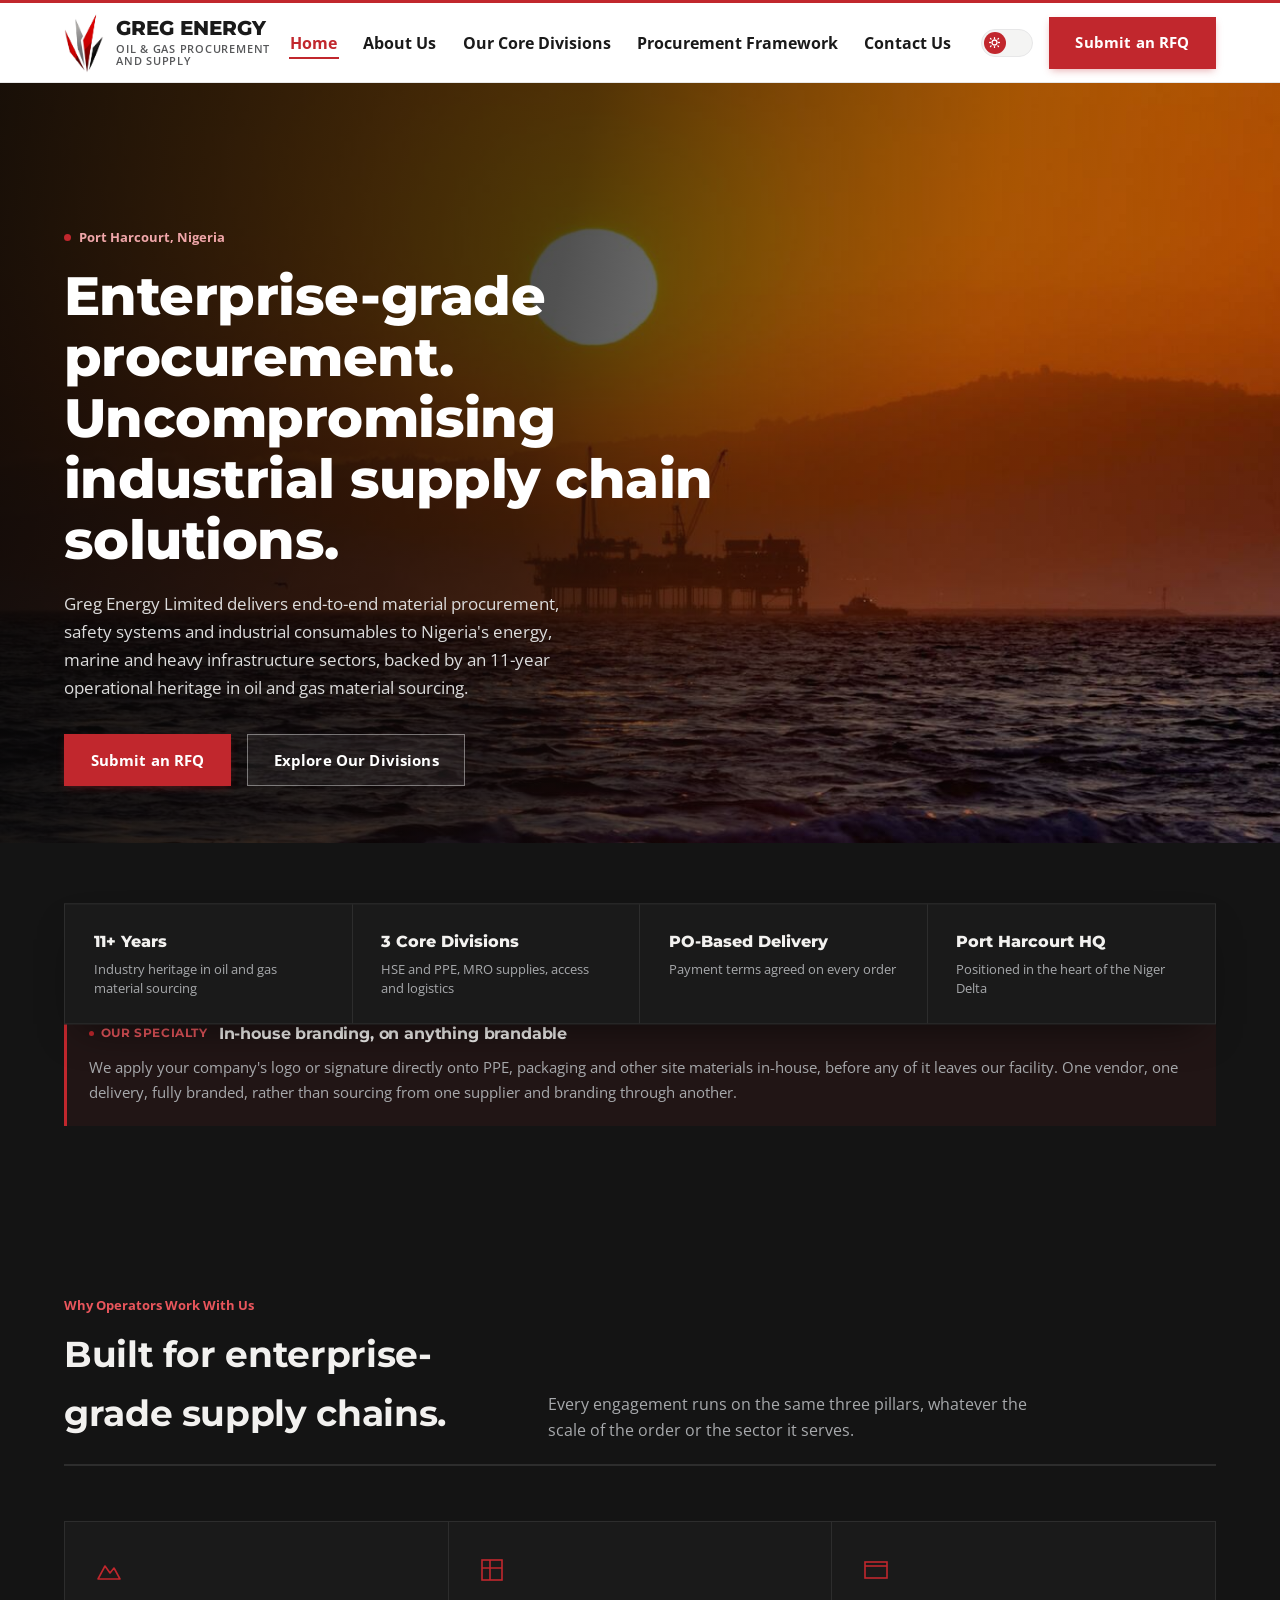
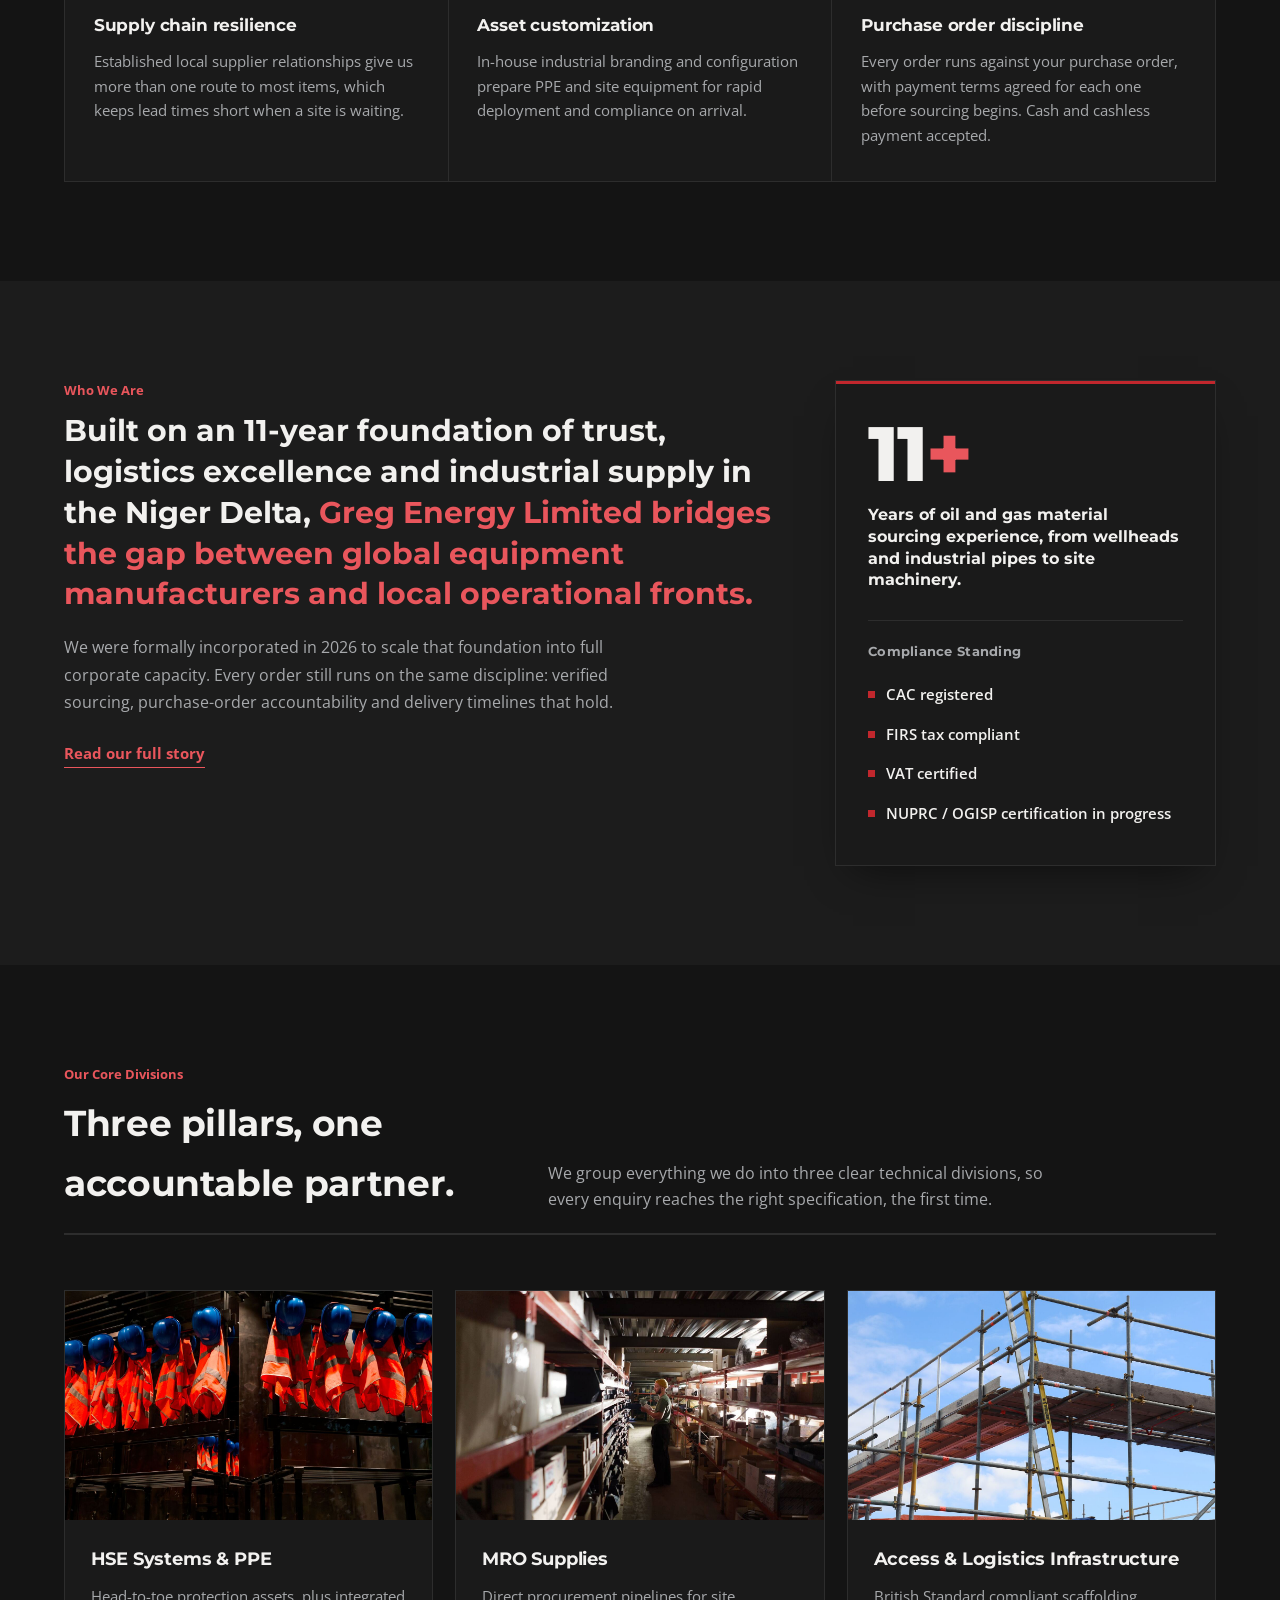
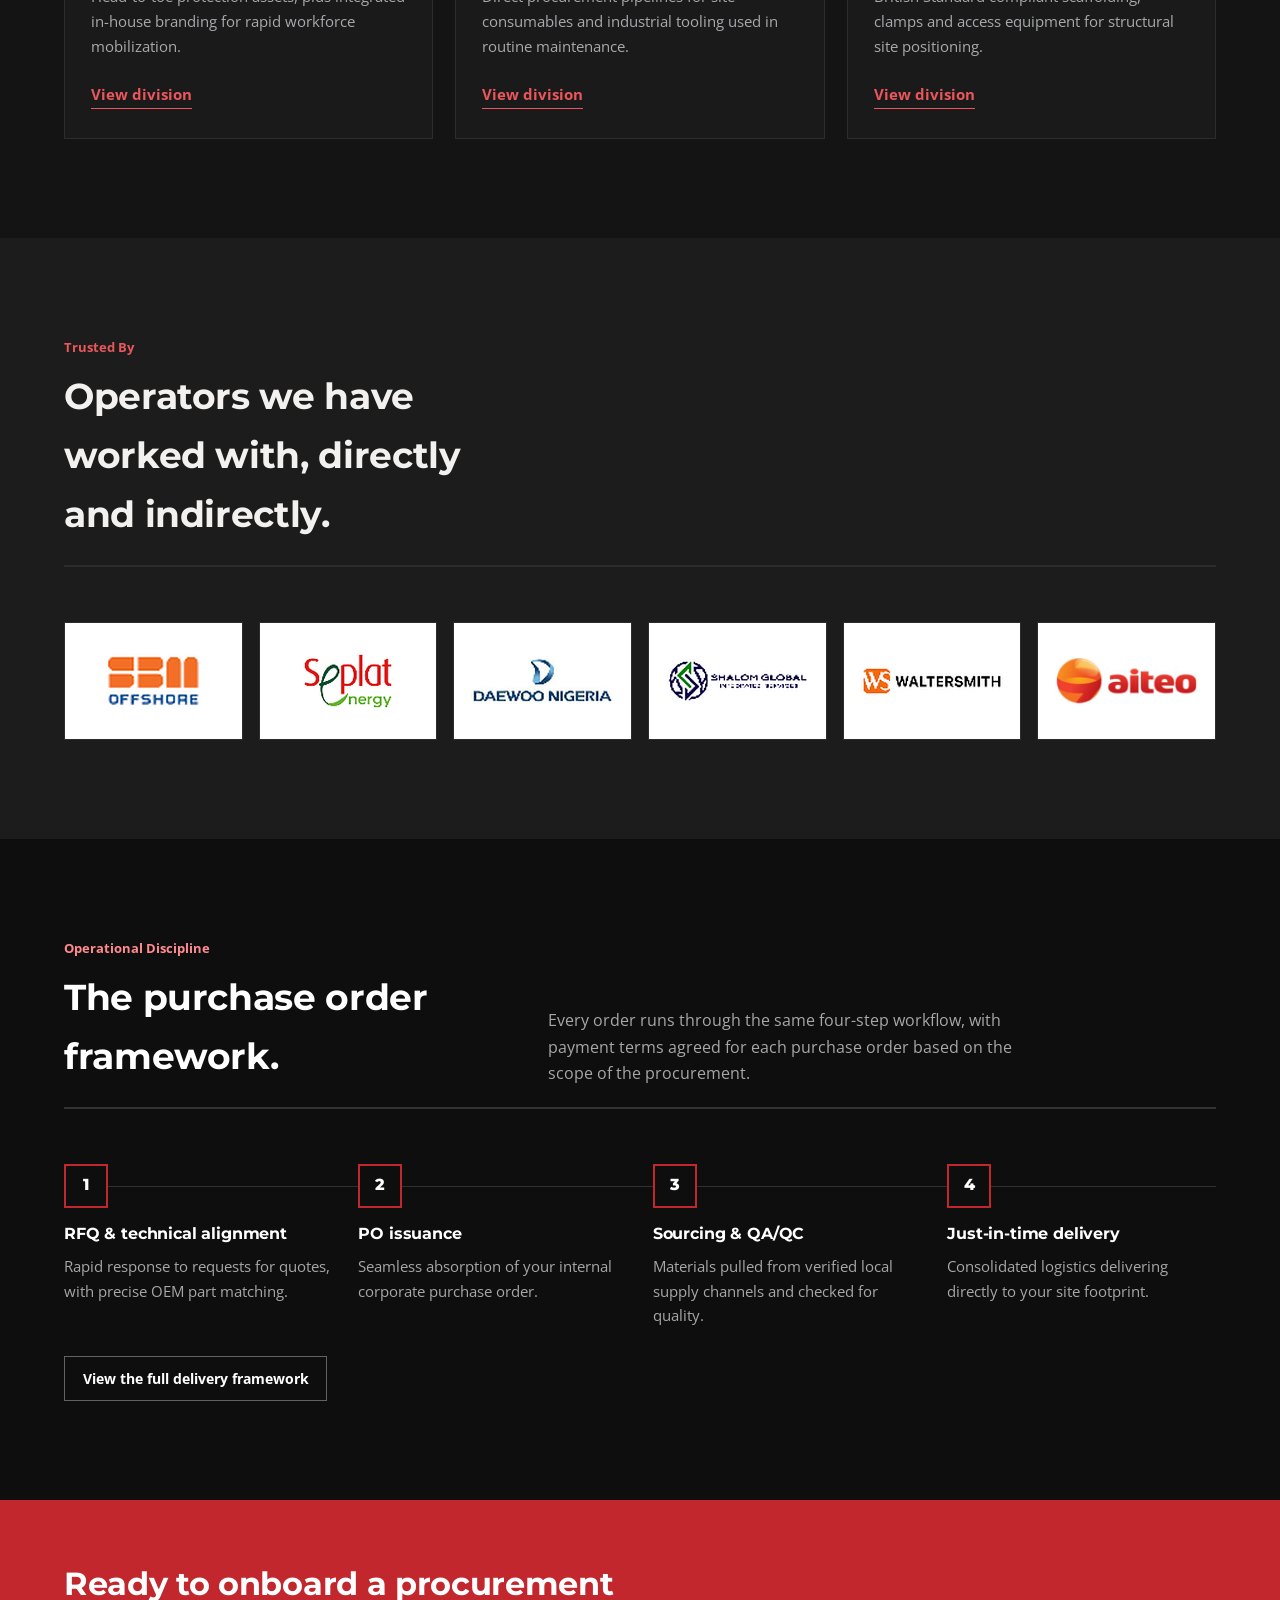
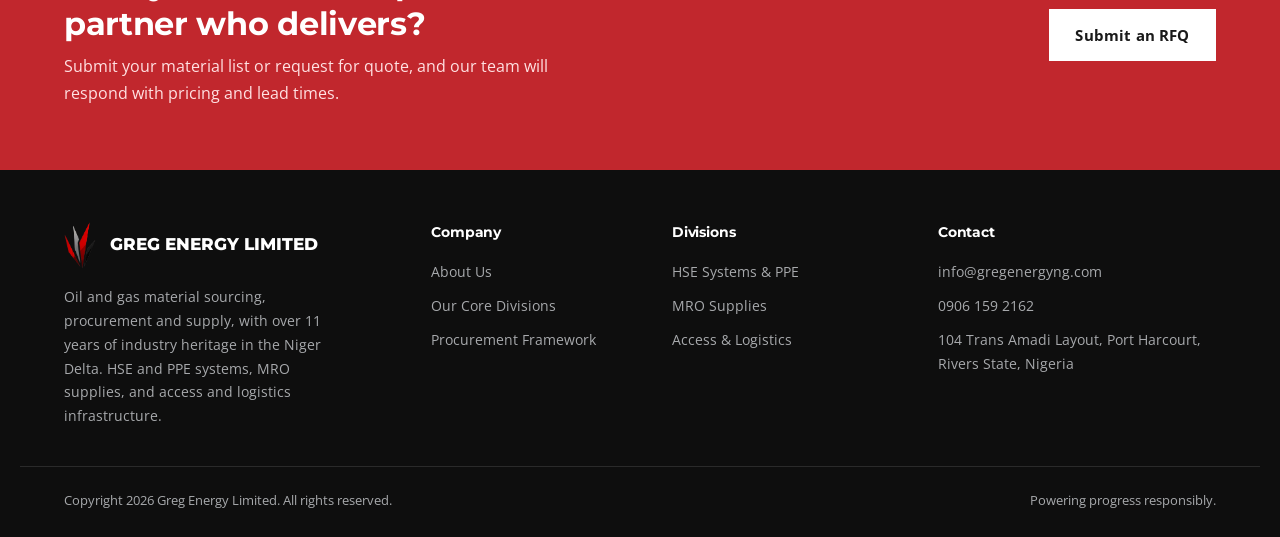
<file: index.html>
<!DOCTYPE html>
<html lang="en" data-theme="dark">
<head>
<meta charset="UTF-8">
<meta name="viewport" content="width=device-width, initial-scale=1.0, viewport-fit=cover">
<meta name="theme-color" content="#141414">
<title>Greg Energy Limited | Oil & Gas Procurement and Supply, Port Harcourt</title>
<meta name="description" content="Greg Energy Limited delivers enterprise-grade procurement, HSE and PPE systems, MRO supplies, and access and logistics infrastructure to Nigeria's energy sector, backed by 11 years of oil and gas material sourcing experience.">
<link rel="canonical" href="https://gregenergyng.com/">
<link rel="icon" type="image/png" sizes="32x32" href="assets/favicon-32.png">
<link rel="icon" type="image/png" sizes="16x16" href="assets/favicon-16.png">
<link rel="apple-touch-icon" sizes="180x180" href="assets/favicon-180.png">
<link rel="preconnect" href="https://fonts.googleapis.com">
<link rel="preconnect" href="https://fonts.gstatic.com" crossorigin>
<link href="https://fonts.googleapis.com/css2?family=Montserrat:wght@600;700;800&family=Open+Sans:wght@400;500;600;700&display=swap" rel="stylesheet">
<link rel="stylesheet" href="assets/css/styles.css">
</head>
<body>
<header>
  <nav class="nav">
    <a href="index.html" class="brand">
      <img class="logo-mark" src="assets/icon.png" alt="Greg Energy Limited">
      <span class="brand-text">GREG ENERGY<span>OIL &amp; GAS PROCUREMENT AND SUPPLY</span></span>
    </a>
    <div class="nav-right">
      <ul class="nav-links">
        <li><a href="index.html" class="is-active">Home</a></li>
        <li><a href="about.html">About Us</a></li>
        <li><a href="divisions.html">Our Core Divisions</a></li>
        <li><a href="procurement.html">Procurement Framework</a></li>
        <li><a href="contact.html">Contact Us</a></li>
      </ul>
      <div class="nav-actions">
        <button class="theme-toggle" id="themeToggle" role="switch" aria-checked="true" aria-label="Toggle light and dark theme">
          <span class="knob">
            <svg viewBox="0 0 24 24" fill="none" stroke="currentColor" stroke-width="2.4" stroke-linecap="round"><path d="M12 3v1.5M12 19.5V21M4.6 4.6l1.1 1.1M18.3 18.3l1.1 1.1M3 12h1.5M19.5 12H21M4.6 19.4l1.1-1.1M18.3 5.7l1.1-1.1"/><circle cx="12" cy="12" r="4.6"/></svg>
          </span>
        </button>
        <a href="contact.html" class="btn btn-primary nav-cta">Submit an RFQ</a>
        <button class="menu-toggle" aria-label="Toggle menu" aria-expanded="false" id="menuToggle"><span></span><span></span><span></span></button>
      </div>
    </div>
  </nav>
</header>

<div class="mobile-cta">
  <a href="tel:09061592162" class="btn btn-outline-light">Call Us</a>
  <a href="contact.html" class="btn btn-primary">Submit an RFQ</a>
</div>

<div class="mobile-menu" id="mobileMenu">
  <ul>
    <li><a href="index.html" class="is-active">Home</a></li>
        <li><a href="about.html">About Us</a></li>
        <li><a href="divisions.html">Our Core Divisions</a></li>
        <li><a href="procurement.html">Procurement Framework</a></li>
        <li><a href="contact.html">Contact Us</a></li>
  </ul>
  <a href="contact.html" class="btn btn-primary mobile-menu-cta">Submit an RFQ</a>
</div>

<main>

  <!-- HERO -->
  <section class="hero" style="padding:0;">
    <div class="hero-bg">
      <video autoplay muted loop playsinline poster="assets/img/oilgas-silhouette.jpg">
        <source src="assets/video/hero.mp4" type="video/mp4">
      </video>
    </div>
    <div class="hero-content">
      <div class="wrap">
        <span class="eyebrow">Port Harcourt, Nigeria</span>
        <h1>Enterprise-grade procurement. Uncompromising industrial supply chain solutions.</h1>
        <p class="lede">Greg Energy Limited delivers end-to-end material procurement, safety systems and industrial consumables to Nigeria's energy, marine and heavy infrastructure sectors, backed by an 11-year operational heritage in oil and gas material sourcing.</p>
        <div class="hero-ctas">
          <a href="contact.html" class="btn btn-primary">Submit an RFQ</a>
          <a href="divisions.html" class="btn btn-outline-light">Explore Our Divisions</a>
        </div>
      </div>
    </div>
  </section>
  <div class="wrap">
    <div class="hero-card">
      <div><strong>11+ Years</strong><span>Industry heritage in oil and gas material sourcing</span></div>
      <div><strong>3 Core Divisions</strong><span>HSE and PPE, MRO supplies, access and logistics</span></div>
      <div><strong>PO-Based Delivery</strong><span>Payment terms agreed on every order</span></div>
      <div><strong>Port Harcourt HQ</strong><span>Positioned in the heart of the Niger Delta</span></div>
    </div>
    <div class="callout" style="margin-top:2.2rem;">
      <h4><span class="tag">Our Specialty</span> In-house branding, on anything brandable</h4>
      <p>We apply your company's logo or signature directly onto PPE, packaging and other site materials in-house, before any of it leaves our facility. One vendor, one delivery, fully branded, rather than sourcing from one supplier and branding through another.</p>
    </div>
  </div>
  <div class="hero-spacer"></div>

  <!-- VALUE PROPOSITION -->
  <section id="value">
    <div class="wrap">
      <div class="section-head">
        <div><span class="kicker">Why Operators Work With Us</span><h2>Built for enterprise-grade supply chains.</h2></div>
        <p class="lede">Every engagement runs on the same three pillars, whatever the scale of the order or the sector it serves.</p>
      </div>
    </div>
    <div class="wrap">
      <div class="card-grid cols-3">
        <div class="card">
          <svg width="30" height="30" viewBox="0 0 30 30"><path d="M4 24l7-13 5 7 4-5 6 11z" stroke="#C1272D" stroke-width="1.6" fill="none" stroke-linejoin="round"/></svg>
          <h3>Supply chain resilience</h3>
          <p>Established local supplier relationships give us more than one route to most items, which keeps lead times short when a site is waiting.</p>
        </div>
        <div class="card">
          <svg width="30" height="30" viewBox="0 0 30 30"><rect x="5" y="5" width="20" height="20" stroke="#C1272D" stroke-width="1.6" fill="none"/><path d="M5 13h20M13 5v20" stroke="#C1272D" stroke-width="1.6"/></svg>
          <h3>Asset customization</h3>
          <p>In-house industrial branding and configuration prepare PPE and site equipment for rapid deployment and compliance on arrival.</p>
        </div>
        <div class="card">
          <svg width="30" height="30" viewBox="0 0 30 30"><rect x="4" y="7" width="22" height="16" stroke="#C1272D" stroke-width="1.6" fill="none"/><path d="M4 11h22" stroke="#C1272D" stroke-width="1.6"/></svg>
          <h3>Purchase order discipline</h3>
          <p>Every order runs against your purchase order, with payment terms agreed for each one before sourcing begins. Cash and cashless payment accepted.</p>
        </div>
      </div>
    </div>
  </section>

  <!-- ABOUT TEASER -->
  <section class="section-alt positioning" id="about-teaser">
    <div class="wrap about-grid">
      <div>
        <span class="kicker">Who We Are</span>
        <p class="big">Built on an 11-year foundation of trust, logistics excellence and industrial supply in the Niger Delta, <em>Greg Energy Limited bridges the gap between global equipment manufacturers and local operational fronts.</em></p>
        <p class="sub">We were formally incorporated in 2026 to scale that foundation into full corporate capacity. Every order still runs on the same discipline: verified sourcing, purchase-order accountability and delivery timelines that hold.</p>
        <a href="about.html" class="text-link">Read our full story</a>
      </div>
      <div class="about-stat">
        <div class="num">11<span>+</span></div>
        <p class="num-label">Years of oil and gas material sourcing experience, from wellheads and industrial pipes to site machinery.</p>
        <h5>Compliance Standing</h5>
        <ul>
          <li>CAC registered</li>
          <li>FIRS tax compliant</li>
          <li>VAT certified</li>
          <li>NUPRC / OGISP certification in progress</li>
        </ul>
      </div>
    </div>
  </section>

  <!-- DIVISIONS TEASER -->
  <section id="divisions-teaser">
    <div class="wrap">
      <div class="section-head">
        <div><span class="kicker">Our Core Divisions</span><h2>Three pillars, one accountable partner.</h2></div>
        <p class="lede">We group everything we do into three clear technical divisions, so every enquiry reaches the right specification, the first time.</p>
      </div>
      <div class="div-cards">
        <a href="divisions.html#hse-ppe" class="div-card">
          <div class="thumb"><img src="assets/img/ppe-vests.jpg" alt="Safety helmets and hi-vis vests"></div>
          <div class="body">
            <h3>HSE Systems &amp; PPE</h3>
            <p>Head-to-toe protection assets, plus integrated in-house branding for rapid workforce mobilization.</p>
            <span class="text-link">View division</span>
          </div>
        </a>
        <a href="divisions.html#mro" class="div-card">
          <div class="thumb"><img src="assets/img/procurement-parts.jpg" alt="Parts and equipment stock on warehouse shelving"></div>
          <div class="body">
            <h3>MRO Supplies</h3>
            <p>Direct procurement pipelines for site consumables and industrial tooling used in routine maintenance.</p>
            <span class="text-link">View division</span>
          </div>
        </a>
        <a href="divisions.html#access-logistics" class="div-card">
          <div class="thumb"><img src="assets/img/scaffolding.jpg" alt="Scaffolding structure"></div>
          <div class="body">
            <h3>Access &amp; Logistics Infrastructure</h3>
            <p>British Standard compliant scaffolding, clamps and access equipment for structural site positioning.</p>
            <span class="text-link">View division</span>
          </div>
        </a>
      </div>
    </div>
  </section>

  <!-- CLIENTS -->
  <section class="section-alt clients">
    <div class="wrap">
      <div class="section-head">
        <div><span class="kicker">Trusted By</span><h2>Operators we have worked with, directly and indirectly.</h2></div>
        <p class="lede">&nbsp;</p>
      </div>
      <div class="logo-wall">
        <div class="logo-card"><img src="assets/clients/sbm-offshore.png" alt="SBM Offshore"></div>
        <div class="logo-card"><img src="assets/clients/seplat-energy.png" alt="Seplat Energy"></div>
        <div class="logo-card"><img src="assets/clients/daewoo-nigeria.png" alt="Daewoo Nigeria"></div>
        <div class="logo-card"><img src="assets/clients/shalom-global.png" alt="Shalom Global Integrated Services"></div>
        <div class="logo-card"><img src="assets/clients/waltersmith.png" alt="Waltersmith"></div>
        <div class="logo-card"><img src="assets/clients/aiteo.png" alt="Aiteo"></div>
      </div>
    </div>
  </section>

  <!-- PROCESS TEASER -->
  <section class="process" id="process-teaser">
    <div class="wrap">
      <div class="section-head">
        <div><span class="kicker">Operational Discipline</span><h2>The purchase order framework.</h2></div>
        <p class="lede">Every order runs through the same four-step workflow, with payment terms agreed for each purchase order based on the scope of the procurement.</p>
      </div>
      <div class="process-track">
        <div class="step"><div class="dot">1</div><h3>RFQ &amp; technical alignment</h3><p>Rapid response to requests for quotes, with precise OEM part matching.</p></div>
        <div class="step"><div class="dot">2</div><h3>PO issuance</h3><p>Seamless absorption of your internal corporate purchase order.</p></div>
        <div class="step"><div class="dot">3</div><h3>Sourcing &amp; QA/QC</h3><p>Materials pulled from verified local supply channels and checked for quality.</p></div>
        <div class="step"><div class="dot">4</div><h3>Just-in-time delivery</h3><p>Consolidated logistics delivering directly to your site footprint.</p></div>
      </div>
      <div class="anchor-row"><a href="procurement.html">View the full delivery framework</a></div>
    </div>
  </section>

  <!-- CTA BAND -->
  <section class="cta-band" style="padding:clamp(2.6rem,6vw,4rem) 0;">
    <div class="wrap">
      <div>
        <h2>Ready to onboard a procurement partner who delivers?</h2>
        <p>Submit your material list or request for quote, and our team will respond with pricing and lead times.</p>
      </div>
      <a href="contact.html" class="btn btn-white">Submit an RFQ</a>
    </div>
  </section>

</main>
<footer>
  <div class="wrap footer-grid">
    <div>
      <div class="footer-brand"><img src="assets/icon.png" alt="Greg Energy Limited"><span>GREG ENERGY LIMITED</span></div>
      <p>Oil and gas material sourcing, procurement and supply, with over 11 years of industry heritage in the Niger Delta. HSE and PPE systems, MRO supplies, and access and logistics infrastructure.</p>
    </div>
    <div>
      <h5>Company</h5>
      <ul>
        <li><a href="about.html">About Us</a></li>
        <li><a href="divisions.html">Our Core Divisions</a></li>
        <li><a href="procurement.html">Procurement Framework</a></li>
      </ul>
    </div>
    <div>
      <h5>Divisions</h5>
      <ul>
        <li><a href="divisions.html#hse-ppe">HSE Systems &amp; PPE</a></li>
        <li><a href="divisions.html#mro">MRO Supplies</a></li>
        <li><a href="divisions.html#access-logistics">Access &amp; Logistics</a></li>
      </ul>
    </div>
    <div>
      <h5>Contact</h5>
      <ul>
        <li><a href="mailto:info@gregenergyng.com">info@gregenergyng.com</a></li>
        <li><a href="tel:09061592162">0906 159 2162</a></li>
        <li>104 Trans Amadi Layout, Port Harcourt, Rivers State, Nigeria</li>
      </ul>
    </div>
  </div>
  <div class="wrap foot-bottom">
    <span>Copyright 2026 Greg Energy Limited. All rights reserved.</span>
    <span>Powering progress responsibly.</span>
  </div>
</footer>

<div class="modal-overlay" id="enquiryModal" role="dialog" aria-modal="true" aria-labelledby="modalTitle">
  <div class="modal-card">
    <div class="modal-icon" id="modalIcon"></div>
    <h3 id="modalTitle"></h3>
    <p id="modalBody"></p>
    <button class="btn btn-primary" id="modalClose">Close</button>
  </div>
</div>

<script src="assets/js/main.js"></script>
</body>
</html>
</file>
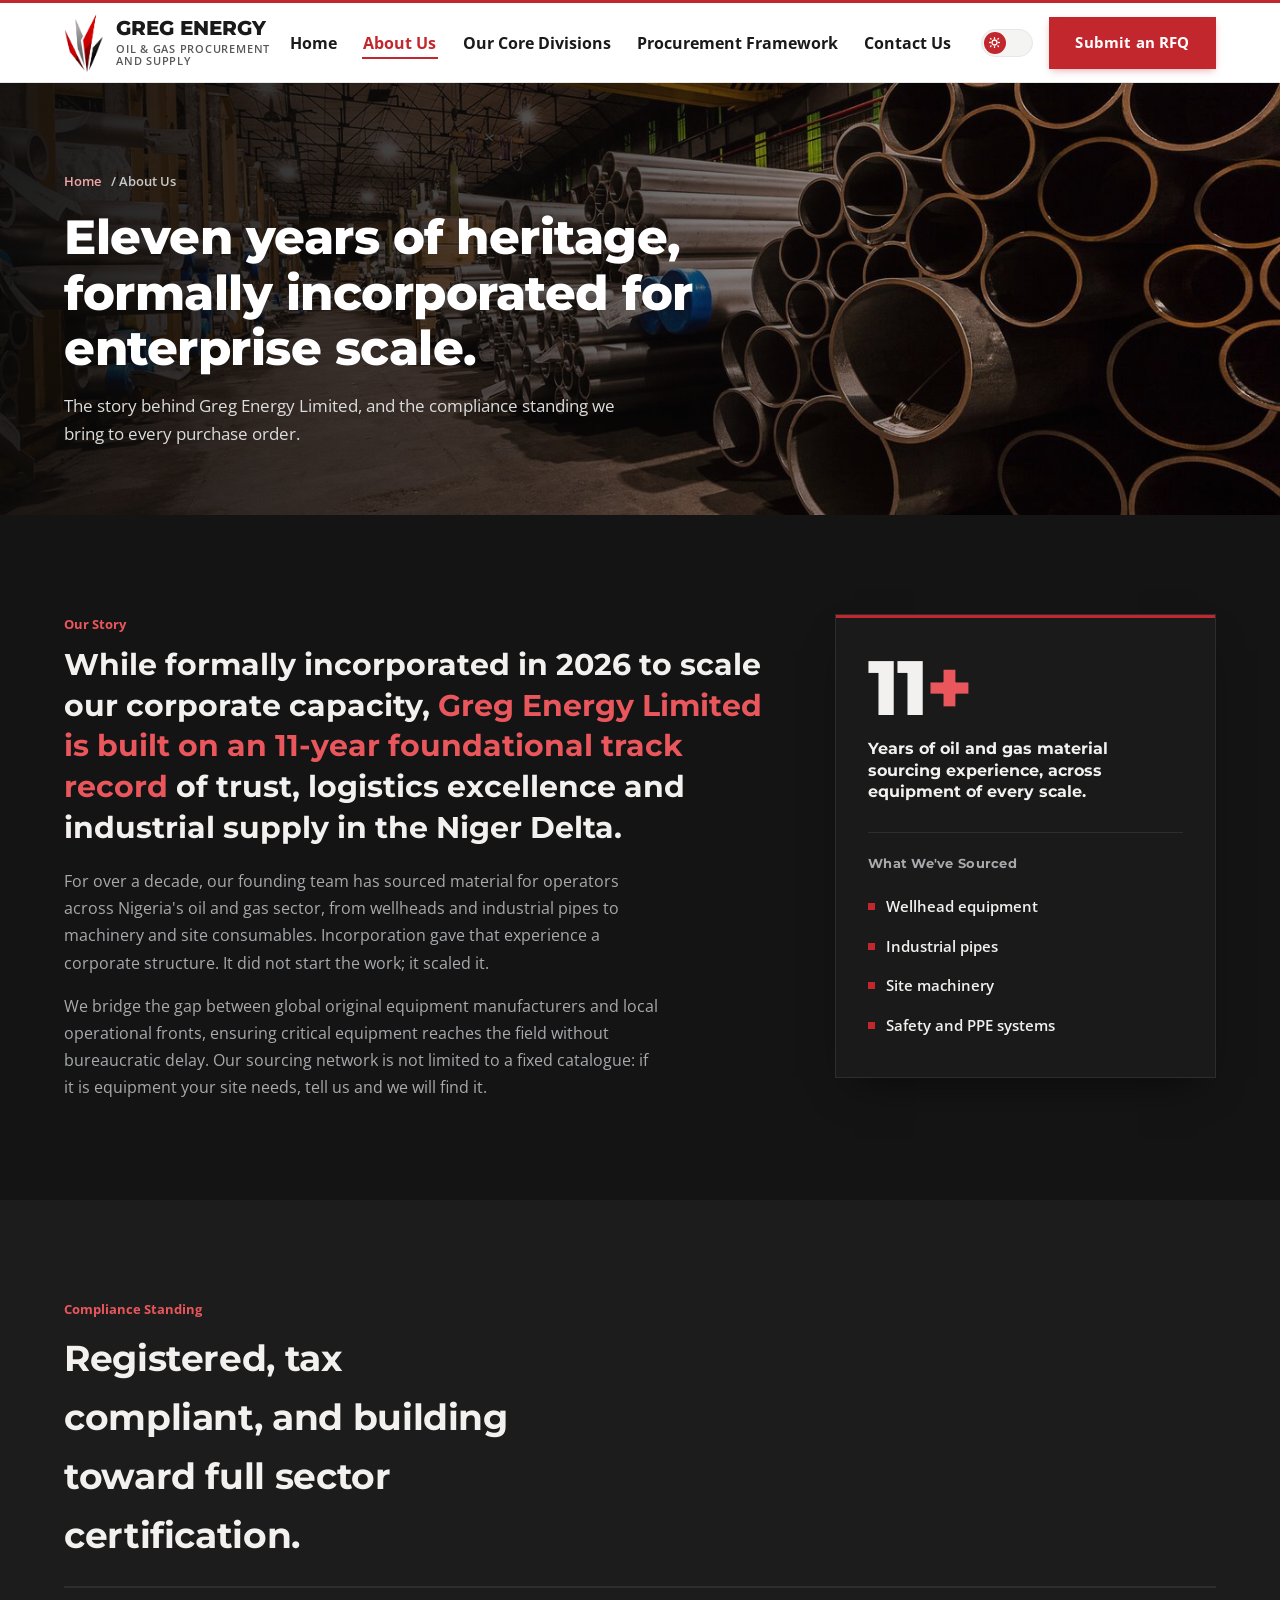
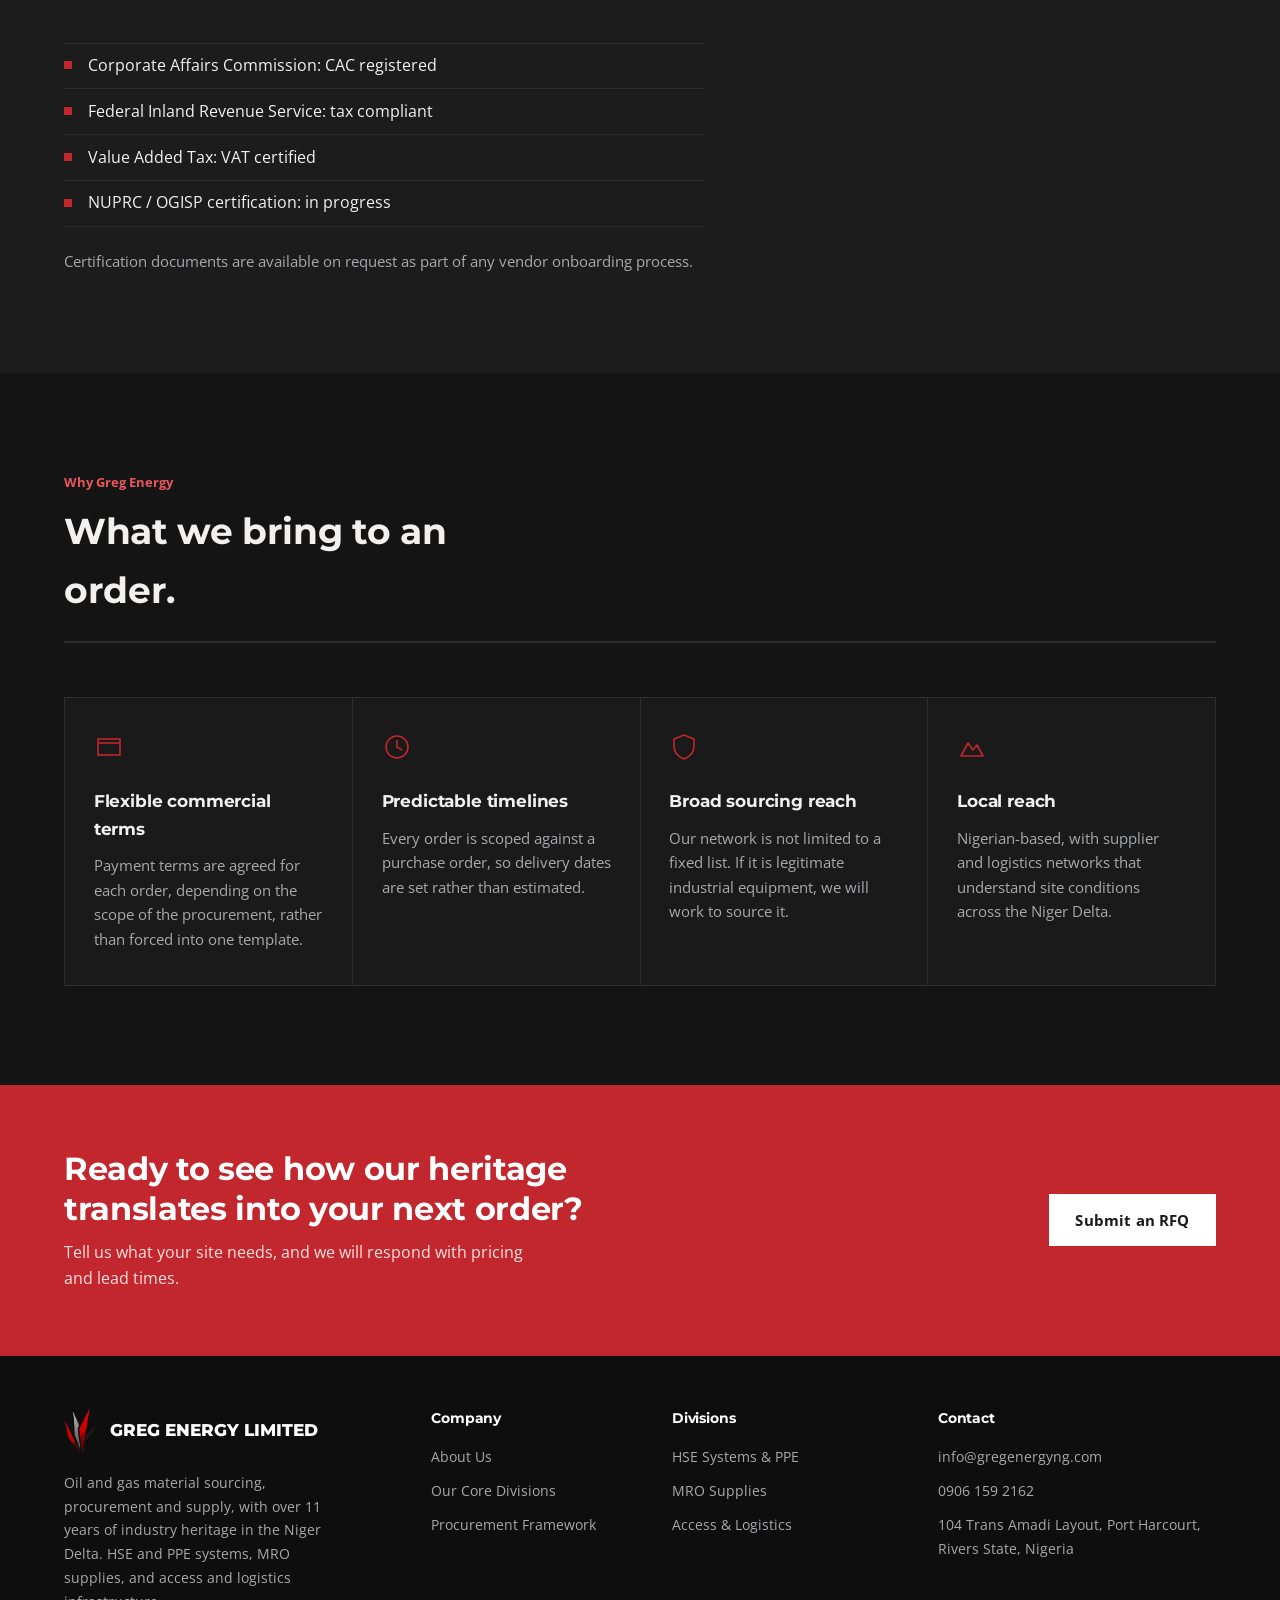
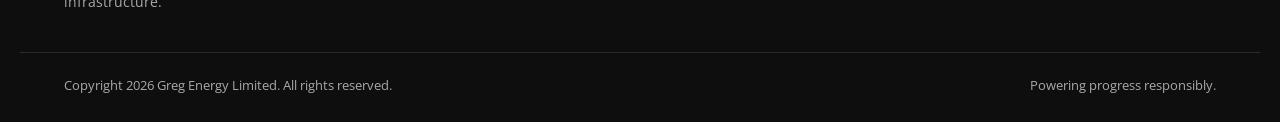
<file: about.html>
<!DOCTYPE html>
<html lang="en" data-theme="dark">
<head>
<meta charset="UTF-8">
<meta name="viewport" content="width=device-width, initial-scale=1.0, viewport-fit=cover">
<meta name="theme-color" content="#141414">
<title>About Us | Greg Energy Limited</title>
<meta name="description" content="Eleven years of oil and gas material sourcing heritage in the Niger Delta, formally incorporated in 2026 for enterprise scale. CAC registered, FIRS tax compliant, VAT certified.">
<link rel="canonical" href="https://gregenergyng.com/about.html">
<link rel="icon" type="image/png" sizes="32x32" href="assets/favicon-32.png">
<link rel="icon" type="image/png" sizes="16x16" href="assets/favicon-16.png">
<link rel="apple-touch-icon" sizes="180x180" href="assets/favicon-180.png">
<link rel="preconnect" href="https://fonts.googleapis.com">
<link rel="preconnect" href="https://fonts.gstatic.com" crossorigin>
<link href="https://fonts.googleapis.com/css2?family=Montserrat:wght@600;700;800&family=Open+Sans:wght@400;500;600;700&display=swap" rel="stylesheet">
<link rel="stylesheet" href="assets/css/styles.css">
</head>
<body>
<header>
  <nav class="nav">
    <a href="index.html" class="brand">
      <img class="logo-mark" src="assets/icon.png" alt="Greg Energy Limited">
      <span class="brand-text">GREG ENERGY<span>OIL &amp; GAS PROCUREMENT AND SUPPLY</span></span>
    </a>
    <div class="nav-right">
      <ul class="nav-links">
        <li><a href="index.html">Home</a></li>
        <li><a href="about.html" class="is-active">About Us</a></li>
        <li><a href="divisions.html">Our Core Divisions</a></li>
        <li><a href="procurement.html">Procurement Framework</a></li>
        <li><a href="contact.html">Contact Us</a></li>
      </ul>
      <div class="nav-actions">
        <button class="theme-toggle" id="themeToggle" role="switch" aria-checked="true" aria-label="Toggle light and dark theme">
          <span class="knob">
            <svg viewBox="0 0 24 24" fill="none" stroke="currentColor" stroke-width="2.4" stroke-linecap="round"><path d="M12 3v1.5M12 19.5V21M4.6 4.6l1.1 1.1M18.3 18.3l1.1 1.1M3 12h1.5M19.5 12H21M4.6 19.4l1.1-1.1M18.3 5.7l1.1-1.1"/><circle cx="12" cy="12" r="4.6"/></svg>
          </span>
        </button>
        <a href="contact.html" class="btn btn-primary nav-cta">Submit an RFQ</a>
        <button class="menu-toggle" aria-label="Toggle menu" aria-expanded="false" id="menuToggle"><span></span><span></span><span></span></button>
      </div>
    </div>
  </nav>
</header>

<div class="mobile-cta">
  <a href="tel:09061592162" class="btn btn-outline-light">Call Us</a>
  <a href="contact.html" class="btn btn-primary">Submit an RFQ</a>
</div>

<div class="mobile-menu" id="mobileMenu">
  <ul>
    <li><a href="index.html">Home</a></li>
        <li><a href="about.html" class="is-active">About Us</a></li>
        <li><a href="divisions.html">Our Core Divisions</a></li>
        <li><a href="procurement.html">Procurement Framework</a></li>
        <li><a href="contact.html">Contact Us</a></li>
  </ul>
  <a href="contact.html" class="btn btn-primary mobile-menu-cta">Submit an RFQ</a>
</div>

<main>

  <section class="page-hero">
    <div class="page-hero-bg"><img src="assets/img/pipe-warehouse.jpg" alt=""></div>
    <div class="wrap">
      <div class="breadcrumb"><a href="index.html">Home</a> / About Us</div>
      <h1>Eleven years of heritage, formally incorporated for enterprise scale.</h1>
      <p class="lede">The story behind Greg Energy Limited, and the compliance standing we bring to every purchase order.</p>
    </div>
  </section>

  <section class="positioning">
    <div class="wrap about-grid">
      <div>
        <span class="kicker">Our Story</span>
        <p class="big">While formally incorporated in 2026 to scale our corporate capacity, <em>Greg Energy Limited is built on an 11-year foundational track record</em> of trust, logistics excellence and industrial supply in the Niger Delta.</p>
        <p class="sub">For over a decade, our founding team has sourced material for operators across Nigeria's oil and gas sector, from wellheads and industrial pipes to machinery and site consumables. Incorporation gave that experience a corporate structure. It did not start the work; it scaled it.</p>
        <p class="sub" style="margin-top:1rem;">We bridge the gap between global original equipment manufacturers and local operational fronts, ensuring critical equipment reaches the field without bureaucratic delay. Our sourcing network is not limited to a fixed catalogue: if it is equipment your site needs, tell us and we will find it.</p>
      </div>
      <div class="about-stat">
        <div class="num">11<span>+</span></div>
        <p class="num-label">Years of oil and gas material sourcing experience, across equipment of every scale.</p>
        <h5>What We've Sourced</h5>
        <ul>
          <li>Wellhead equipment</li>
          <li>Industrial pipes</li>
          <li>Site machinery</li>
          <li>Safety and PPE systems</li>
        </ul>
      </div>
    </div>
  </section>

  <section class="section-alt" id="compliance">
    <div class="wrap">
      <div class="section-head">
        <div><span class="kicker">Compliance Standing</span><h2>Registered, tax compliant, and building toward full sector certification.</h2></div>
        <p class="lede">&nbsp;</p>
      </div>
      <ul class="check-list" style="max-width:640px;">
        <li>Corporate Affairs Commission: CAC registered</li>
        <li>Federal Inland Revenue Service: tax compliant</li>
        <li>Value Added Tax: VAT certified</li>
        <li>NUPRC / OGISP certification: in progress</li>
      </ul>
      <p class="compliance-note">Certification documents are available on request as part of any vendor onboarding process.</p>
    </div>
  </section>

  <section id="why-us">
    <div class="wrap">
      <div class="section-head">
        <div><span class="kicker">Why Greg Energy</span><h2>What we bring to an order.</h2></div>
        <p class="lede">&nbsp;</p>
      </div>
      <div class="card-grid cols-4">
        <div class="card">
          <svg width="30" height="30" viewBox="0 0 30 30"><rect x="4" y="7" width="22" height="16" stroke="#C1272D" stroke-width="1.6" fill="none"/><path d="M4 11h22" stroke="#C1272D" stroke-width="1.6"/></svg>
          <h3>Flexible commercial terms</h3>
          <p>Payment terms are agreed for each order, depending on the scope of the procurement, rather than forced into one template.</p>
        </div>
        <div class="card">
          <svg width="30" height="30" viewBox="0 0 30 30"><circle cx="15" cy="15" r="11" stroke="#C1272D" stroke-width="1.6" fill="none"/><path d="M15 8v7l5 3" stroke="#C1272D" stroke-width="1.6" fill="none"/></svg>
          <h3>Predictable timelines</h3>
          <p>Every order is scoped against a purchase order, so delivery dates are set rather than estimated.</p>
        </div>
        <div class="card">
          <svg width="30" height="30" viewBox="0 0 30 30"><path d="M15 3l10 4v7c0 7-4.5 11-10 13-5.5-2-10-6-10-13V7z" stroke="#C1272D" stroke-width="1.6" fill="none"/></svg>
          <h3>Broad sourcing reach</h3>
          <p>Our network is not limited to a fixed list. If it is legitimate industrial equipment, we will work to source it.</p>
        </div>
        <div class="card">
          <svg width="30" height="30" viewBox="0 0 30 30"><path d="M4 24l7-13 5 7 4-5 6 11z" stroke="#C1272D" stroke-width="1.6" fill="none" stroke-linejoin="round"/></svg>
          <h3>Local reach</h3>
          <p>Nigerian-based, with supplier and logistics networks that understand site conditions across the Niger Delta.</p>
        </div>
      </div>
    </div>
  </section>

  <section class="cta-band">
    <div class="wrap">
      <div>
        <h2>Ready to see how our heritage translates into your next order?</h2>
        <p>Tell us what your site needs, and we will respond with pricing and lead times.</p>
      </div>
      <a href="contact.html" class="btn btn-white">Submit an RFQ</a>
    </div>
  </section>

</main>
<footer>
  <div class="wrap footer-grid">
    <div>
      <div class="footer-brand"><img src="assets/icon.png" alt="Greg Energy Limited"><span>GREG ENERGY LIMITED</span></div>
      <p>Oil and gas material sourcing, procurement and supply, with over 11 years of industry heritage in the Niger Delta. HSE and PPE systems, MRO supplies, and access and logistics infrastructure.</p>
    </div>
    <div>
      <h5>Company</h5>
      <ul>
        <li><a href="about.html">About Us</a></li>
        <li><a href="divisions.html">Our Core Divisions</a></li>
        <li><a href="procurement.html">Procurement Framework</a></li>
      </ul>
    </div>
    <div>
      <h5>Divisions</h5>
      <ul>
        <li><a href="divisions.html#hse-ppe">HSE Systems &amp; PPE</a></li>
        <li><a href="divisions.html#mro">MRO Supplies</a></li>
        <li><a href="divisions.html#access-logistics">Access &amp; Logistics</a></li>
      </ul>
    </div>
    <div>
      <h5>Contact</h5>
      <ul>
        <li><a href="mailto:info@gregenergyng.com">info@gregenergyng.com</a></li>
        <li><a href="tel:09061592162">0906 159 2162</a></li>
        <li>104 Trans Amadi Layout, Port Harcourt, Rivers State, Nigeria</li>
      </ul>
    </div>
  </div>
  <div class="wrap foot-bottom">
    <span>Copyright 2026 Greg Energy Limited. All rights reserved.</span>
    <span>Powering progress responsibly.</span>
  </div>
</footer>

<div class="modal-overlay" id="enquiryModal" role="dialog" aria-modal="true" aria-labelledby="modalTitle">
  <div class="modal-card">
    <div class="modal-icon" id="modalIcon"></div>
    <h3 id="modalTitle"></h3>
    <p id="modalBody"></p>
    <button class="btn btn-primary" id="modalClose">Close</button>
  </div>
</div>

<script src="assets/js/main.js"></script>
</body>
</html>
</file>
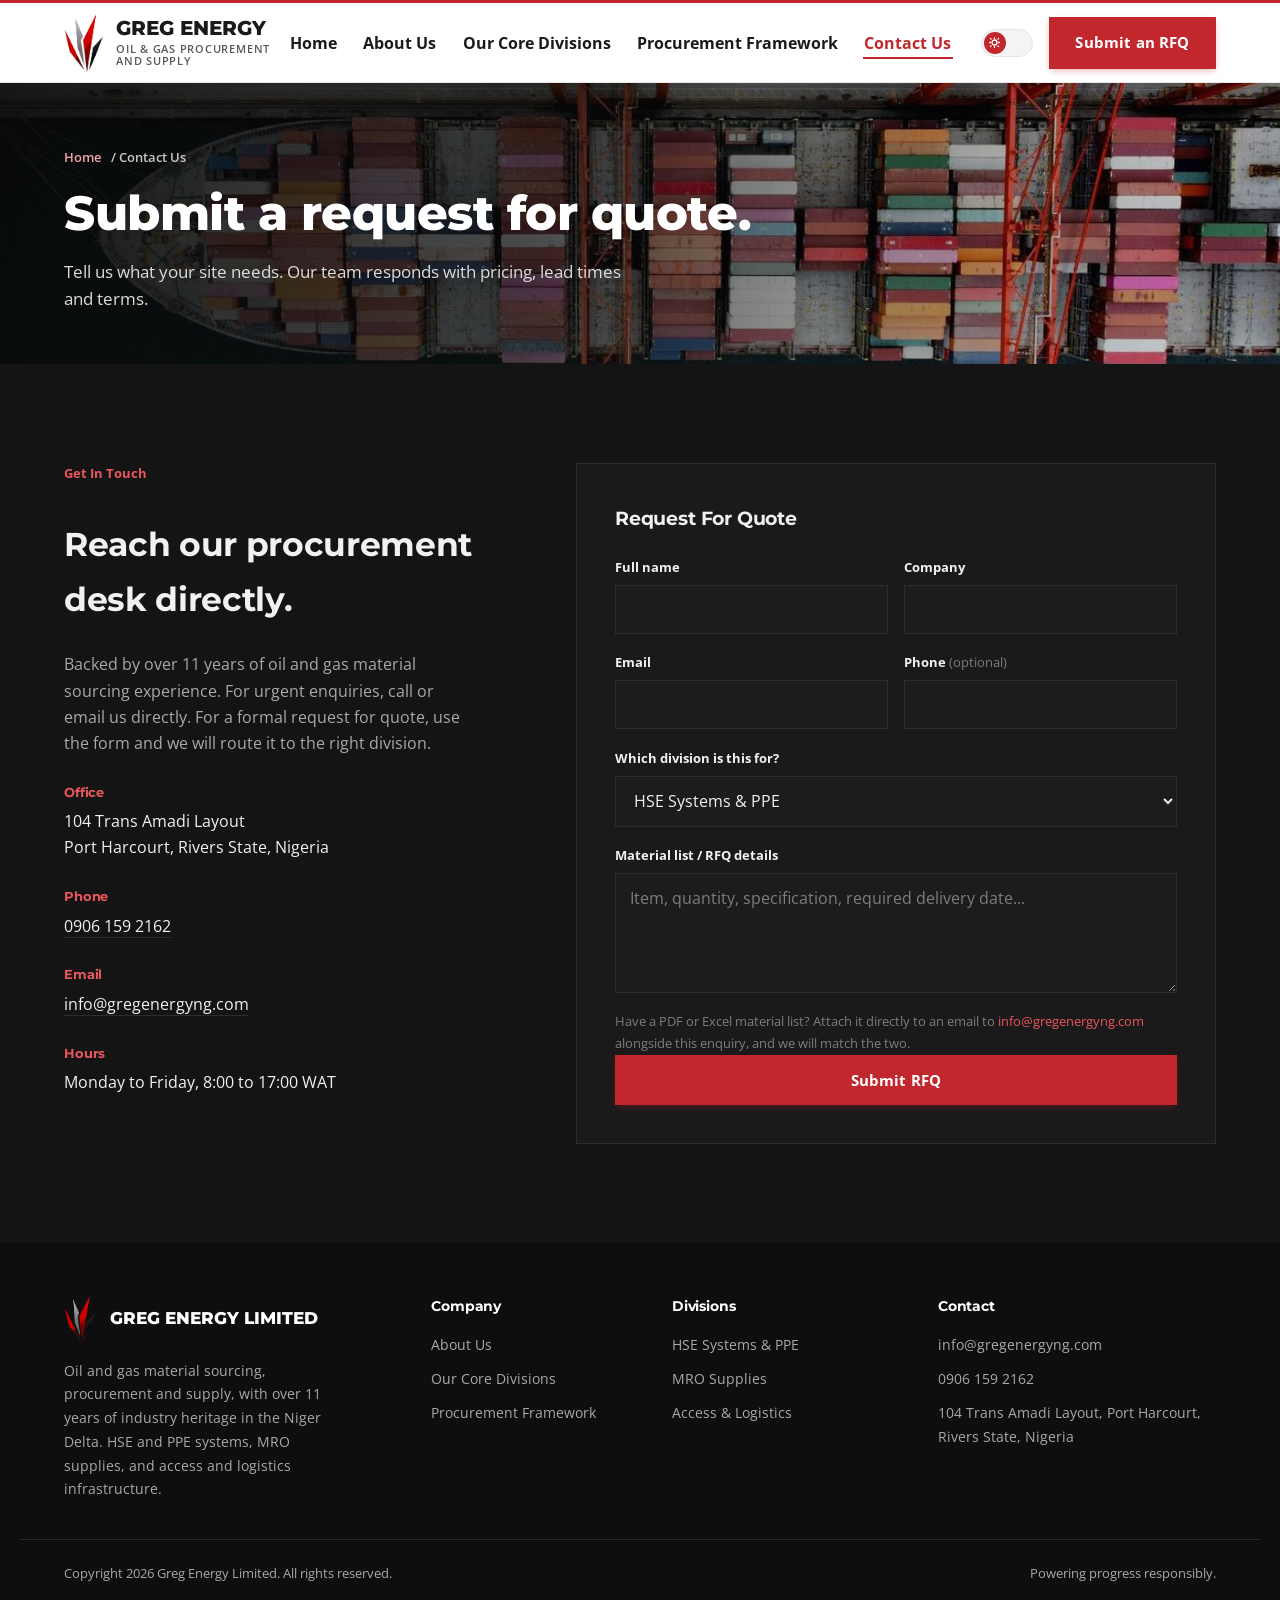
<file: contact.html>
<!DOCTYPE html>
<html lang="en" data-theme="dark">
<head>
<meta charset="UTF-8">
<meta name="viewport" content="width=device-width, initial-scale=1.0, viewport-fit=cover">
<meta name="theme-color" content="#141414">
<title>Contact Us | Greg Energy Limited</title>
<meta name="description" content="Submit a request for quote to Greg Energy Limited. Office in Trans Amadi Layout, Port Harcourt, Rivers State, Nigeria.">
<link rel="canonical" href="https://gregenergyng.com/contact.html">
<link rel="icon" type="image/png" sizes="32x32" href="assets/favicon-32.png">
<link rel="icon" type="image/png" sizes="16x16" href="assets/favicon-16.png">
<link rel="apple-touch-icon" sizes="180x180" href="assets/favicon-180.png">
<link rel="preconnect" href="https://fonts.googleapis.com">
<link rel="preconnect" href="https://fonts.gstatic.com" crossorigin>
<link href="https://fonts.googleapis.com/css2?family=Montserrat:wght@600;700;800&family=Open+Sans:wght@400;500;600;700&display=swap" rel="stylesheet">
<link rel="stylesheet" href="assets/css/styles.css">
</head>
<body>
<header>
  <nav class="nav">
    <a href="index.html" class="brand">
      <img class="logo-mark" src="assets/icon.png" alt="Greg Energy Limited">
      <span class="brand-text">GREG ENERGY<span>OIL &amp; GAS PROCUREMENT AND SUPPLY</span></span>
    </a>
    <div class="nav-right">
      <ul class="nav-links">
        <li><a href="index.html">Home</a></li>
        <li><a href="about.html">About Us</a></li>
        <li><a href="divisions.html">Our Core Divisions</a></li>
        <li><a href="procurement.html">Procurement Framework</a></li>
        <li><a href="contact.html" class="is-active">Contact Us</a></li>
      </ul>
      <div class="nav-actions">
        <button class="theme-toggle" id="themeToggle" role="switch" aria-checked="true" aria-label="Toggle light and dark theme">
          <span class="knob">
            <svg viewBox="0 0 24 24" fill="none" stroke="currentColor" stroke-width="2.4" stroke-linecap="round"><path d="M12 3v1.5M12 19.5V21M4.6 4.6l1.1 1.1M18.3 18.3l1.1 1.1M3 12h1.5M19.5 12H21M4.6 19.4l1.1-1.1M18.3 5.7l1.1-1.1"/><circle cx="12" cy="12" r="4.6"/></svg>
          </span>
        </button>
        <a href="contact.html" class="btn btn-primary nav-cta">Submit an RFQ</a>
        <button class="menu-toggle" aria-label="Toggle menu" aria-expanded="false" id="menuToggle"><span></span><span></span><span></span></button>
      </div>
    </div>
  </nav>
</header>

<div class="mobile-cta">
  <a href="tel:09061592162" class="btn btn-outline-light">Call Us</a>
  <a href="contact.html" class="btn btn-primary">Submit an RFQ</a>
</div>

<div class="mobile-menu" id="mobileMenu">
  <ul>
    <li><a href="index.html">Home</a></li>
        <li><a href="about.html">About Us</a></li>
        <li><a href="divisions.html">Our Core Divisions</a></li>
        <li><a href="procurement.html">Procurement Framework</a></li>
        <li><a href="contact.html" class="is-active">Contact Us</a></li>
  </ul>
  <a href="contact.html" class="btn btn-primary mobile-menu-cta">Submit an RFQ</a>
</div>

<main>

  <section class="page-hero" style="padding:clamp(2.6rem,6vw,4rem) 0 clamp(2.2rem,5vw,3.2rem);">
    <div class="page-hero-bg"><img src="assets/img/hero-port.jpg" alt=""></div>
    <div class="wrap">
      <div class="breadcrumb"><a href="index.html">Home</a> / Contact Us</div>
      <h1>Submit a request for quote.</h1>
      <p class="lede">Tell us what your site needs. Our team responds with pricing, lead times and terms.</p>
    </div>
  </section>

  <section>
    <div class="wrap contact-grid">
      <div class="contact-info">
        <span class="kicker">Get In Touch</span>
        <h2>Reach our procurement desk directly.</h2>
        <p class="intro">Backed by over 11 years of oil and gas material sourcing experience. For urgent enquiries, call or email us directly. For a formal request for quote, use the form and we will route it to the right division.</p>
        <div class="info-block"><h4>Office</h4><p>104 Trans Amadi Layout<br>Port Harcourt, Rivers State, Nigeria</p></div>
        <div class="info-block"><h4>Phone</h4><p><a href="tel:09061592162">0906 159 2162</a></p></div>
        <div class="info-block"><h4>Email</h4><p><a href="mailto:info@gregenergyng.com">info@gregenergyng.com</a></p></div>
        <div class="info-block"><h4>Hours</h4><p>Monday to Friday, 8:00 to 17:00 WAT</p></div>
      </div>

      <form class="contact-form" id="enquiryForm" action="https://formspree.io/f/mvkojqjl" method="POST">
        <h3>Request For Quote</h3>
        <input type="hidden" name="_subject" value="New RFQ, Greg Energy website">
        <input type="text" name="_gotcha" class="hp" tabindex="-1" autocomplete="off">
        <div class="form-row">
          <div class="field"><label for="fname">Full name</label><input id="fname" name="name" type="text" required></div>
          <div class="field"><label for="company">Company</label><input id="company" name="company" type="text" required></div>
        </div>
        <div class="form-row">
          <div class="field"><label for="email">Email</label><input id="email" name="email" type="email" required></div>
          <div class="field"><label for="phone">Phone <span class="opt">(optional)</span></label><input id="phone" name="phone" type="tel"></div>
        </div>
        <div class="field"><label for="division">Which division is this for?</label>
          <select id="division" name="division">
            <option>HSE Systems &amp; PPE</option>
            <option>MRO Supplies</option>
            <option>Access &amp; Logistics Infrastructure</option>
            <option>Not sure, please advise</option>
          </select>
        </div>
        <div class="field"><label for="msg">Material list / RFQ details</label><textarea id="msg" name="message" required placeholder="Item, quantity, specification, required delivery date..."></textarea></div>
        <p class="form-note">Have a PDF or Excel material list? Attach it directly to an email to <a href="mailto:info@gregenergyng.com" style="color:var(--red-text);">info@gregenergyng.com</a> alongside this enquiry, and we will match the two.</p>
        <button type="submit" class="btn btn-primary">Submit RFQ</button>
      </form>
    </div>
  </section>

</main>
<footer>
  <div class="wrap footer-grid">
    <div>
      <div class="footer-brand"><img src="assets/icon.png" alt="Greg Energy Limited"><span>GREG ENERGY LIMITED</span></div>
      <p>Oil and gas material sourcing, procurement and supply, with over 11 years of industry heritage in the Niger Delta. HSE and PPE systems, MRO supplies, and access and logistics infrastructure.</p>
    </div>
    <div>
      <h5>Company</h5>
      <ul>
        <li><a href="about.html">About Us</a></li>
        <li><a href="divisions.html">Our Core Divisions</a></li>
        <li><a href="procurement.html">Procurement Framework</a></li>
      </ul>
    </div>
    <div>
      <h5>Divisions</h5>
      <ul>
        <li><a href="divisions.html#hse-ppe">HSE Systems &amp; PPE</a></li>
        <li><a href="divisions.html#mro">MRO Supplies</a></li>
        <li><a href="divisions.html#access-logistics">Access &amp; Logistics</a></li>
      </ul>
    </div>
    <div>
      <h5>Contact</h5>
      <ul>
        <li><a href="mailto:info@gregenergyng.com">info@gregenergyng.com</a></li>
        <li><a href="tel:09061592162">0906 159 2162</a></li>
        <li>104 Trans Amadi Layout, Port Harcourt, Rivers State, Nigeria</li>
      </ul>
    </div>
  </div>
  <div class="wrap foot-bottom">
    <span>Copyright 2026 Greg Energy Limited. All rights reserved.</span>
    <span>Powering progress responsibly.</span>
  </div>
</footer>

<div class="modal-overlay" id="enquiryModal" role="dialog" aria-modal="true" aria-labelledby="modalTitle">
  <div class="modal-card">
    <div class="modal-icon" id="modalIcon"></div>
    <h3 id="modalTitle"></h3>
    <p id="modalBody"></p>
    <button class="btn btn-primary" id="modalClose">Close</button>
  </div>
</div>

<script src="assets/js/main.js"></script>
</body>
</html>
</file>
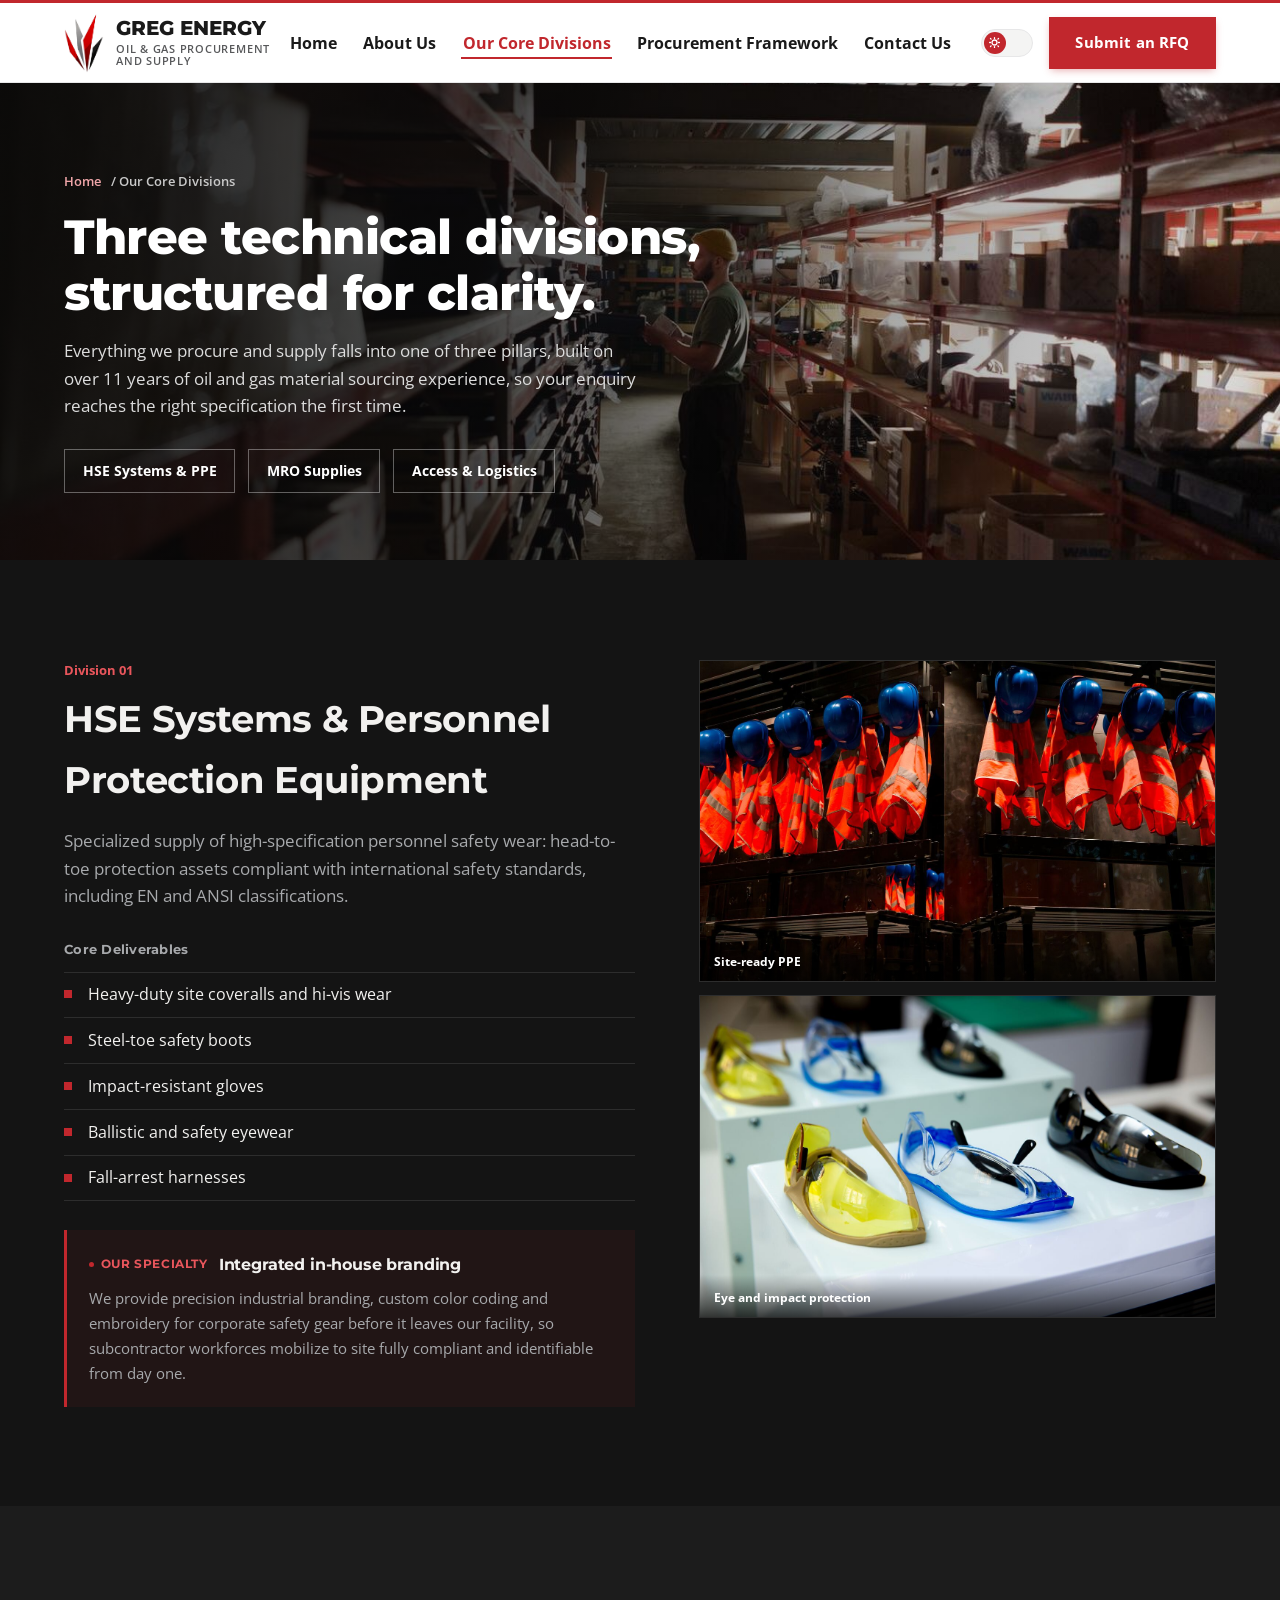
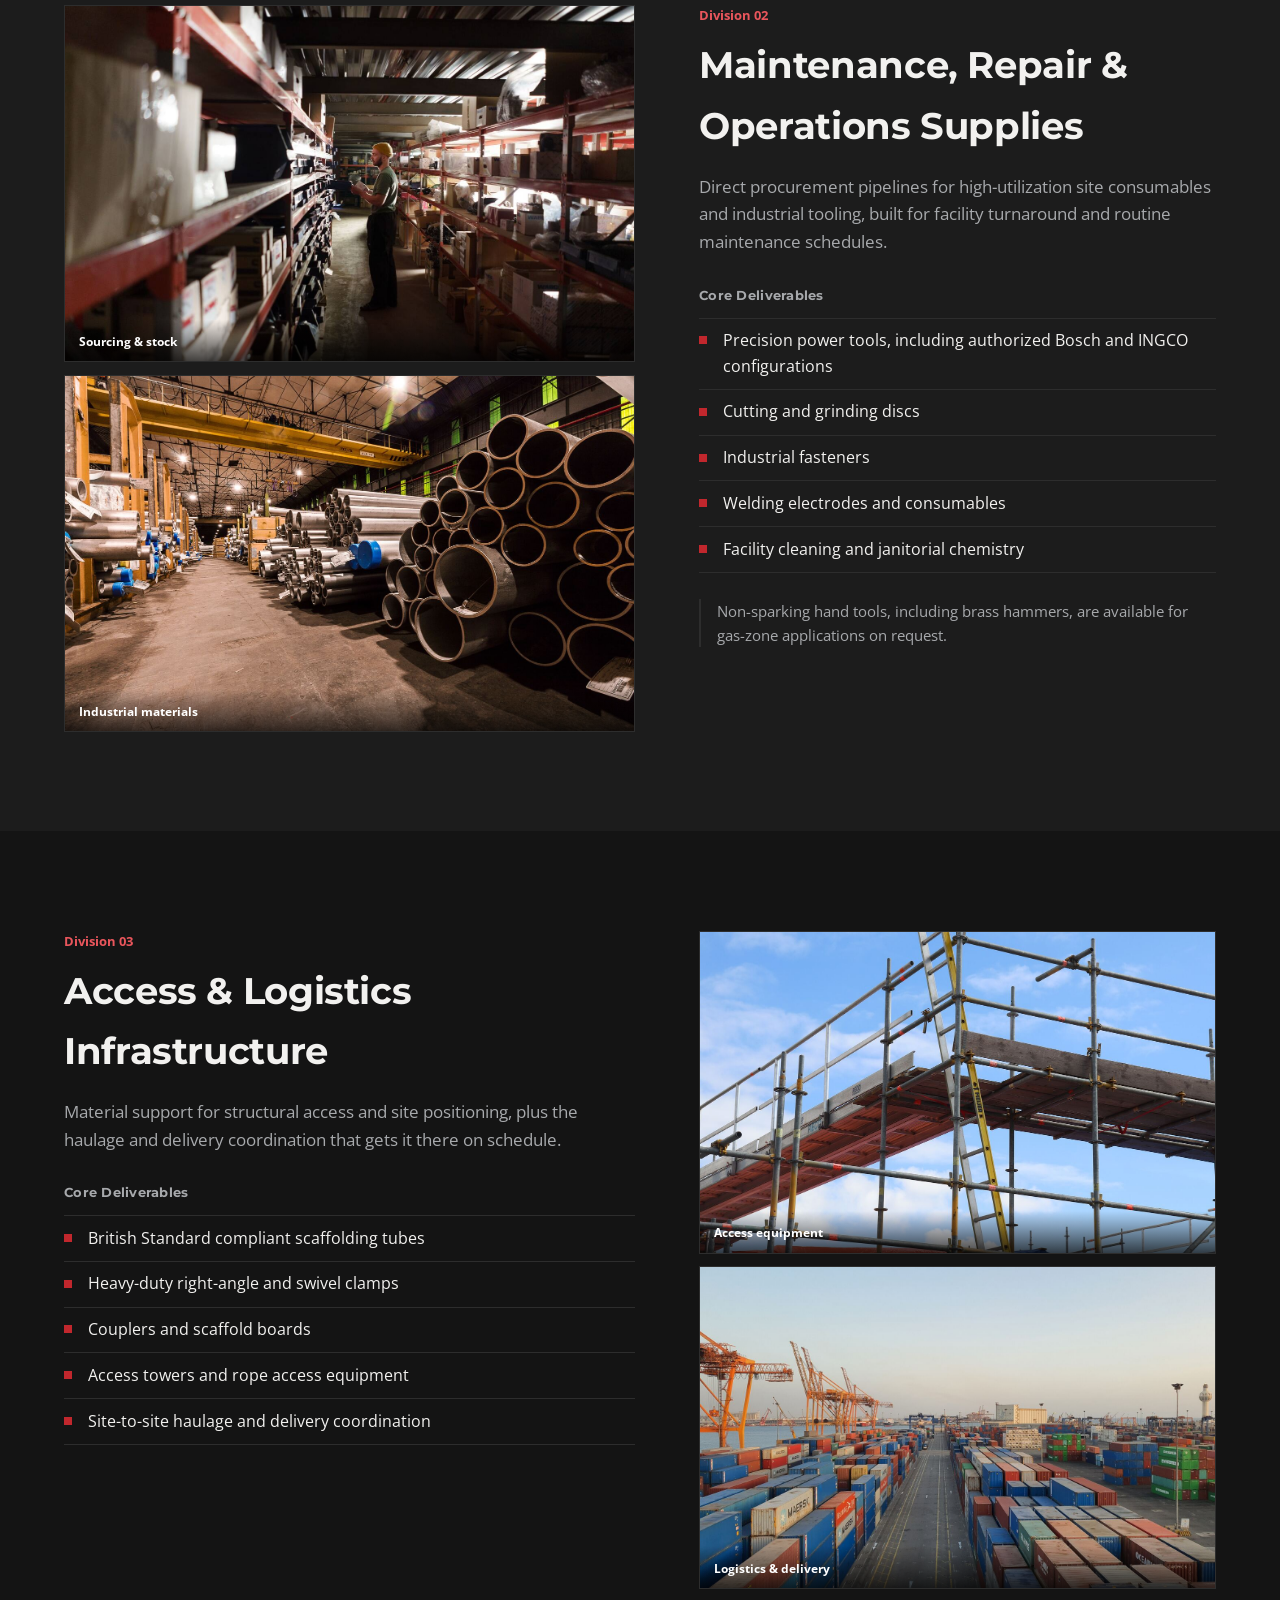
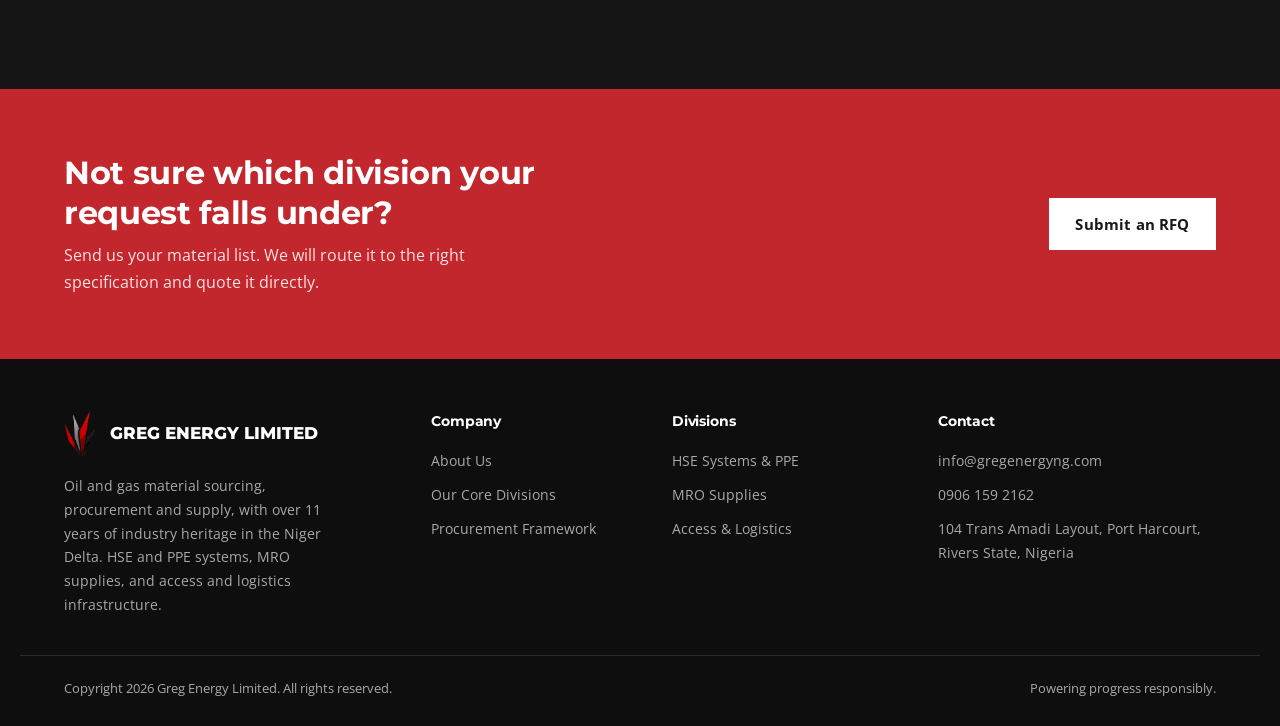
<file: divisions.html>
<!DOCTYPE html>
<html lang="en" data-theme="dark">
<head>
<meta charset="UTF-8">
<meta name="viewport" content="width=device-width, initial-scale=1.0, viewport-fit=cover">
<meta name="theme-color" content="#141414">
<title>Our Core Divisions | Greg Energy Limited</title>
<meta name="description" content="HSE Systems and PPE, MRO Supplies, and Access and Logistics Infrastructure: the three core divisions of Greg Energy Limited's procurement and supply business.">
<link rel="canonical" href="https://gregenergyng.com/divisions.html">
<link rel="icon" type="image/png" sizes="32x32" href="assets/favicon-32.png">
<link rel="icon" type="image/png" sizes="16x16" href="assets/favicon-16.png">
<link rel="apple-touch-icon" sizes="180x180" href="assets/favicon-180.png">
<link rel="preconnect" href="https://fonts.googleapis.com">
<link rel="preconnect" href="https://fonts.gstatic.com" crossorigin>
<link href="https://fonts.googleapis.com/css2?family=Montserrat:wght@600;700;800&family=Open+Sans:wght@400;500;600;700&display=swap" rel="stylesheet">
<link rel="stylesheet" href="assets/css/styles.css">
</head>
<body>
<header>
  <nav class="nav">
    <a href="index.html" class="brand">
      <img class="logo-mark" src="assets/icon.png" alt="Greg Energy Limited">
      <span class="brand-text">GREG ENERGY<span>OIL &amp; GAS PROCUREMENT AND SUPPLY</span></span>
    </a>
    <div class="nav-right">
      <ul class="nav-links">
        <li><a href="index.html">Home</a></li>
        <li><a href="about.html">About Us</a></li>
        <li><a href="divisions.html" class="is-active">Our Core Divisions</a></li>
        <li><a href="procurement.html">Procurement Framework</a></li>
        <li><a href="contact.html">Contact Us</a></li>
      </ul>
      <div class="nav-actions">
        <button class="theme-toggle" id="themeToggle" role="switch" aria-checked="true" aria-label="Toggle light and dark theme">
          <span class="knob">
            <svg viewBox="0 0 24 24" fill="none" stroke="currentColor" stroke-width="2.4" stroke-linecap="round"><path d="M12 3v1.5M12 19.5V21M4.6 4.6l1.1 1.1M18.3 18.3l1.1 1.1M3 12h1.5M19.5 12H21M4.6 19.4l1.1-1.1M18.3 5.7l1.1-1.1"/><circle cx="12" cy="12" r="4.6"/></svg>
          </span>
        </button>
        <a href="contact.html" class="btn btn-primary nav-cta">Submit an RFQ</a>
        <button class="menu-toggle" aria-label="Toggle menu" aria-expanded="false" id="menuToggle"><span></span><span></span><span></span></button>
      </div>
    </div>
  </nav>
</header>

<div class="mobile-cta">
  <a href="tel:09061592162" class="btn btn-outline-light">Call Us</a>
  <a href="contact.html" class="btn btn-primary">Submit an RFQ</a>
</div>

<div class="mobile-menu" id="mobileMenu">
  <ul>
    <li><a href="index.html">Home</a></li>
        <li><a href="about.html">About Us</a></li>
        <li><a href="divisions.html" class="is-active">Our Core Divisions</a></li>
        <li><a href="procurement.html">Procurement Framework</a></li>
        <li><a href="contact.html">Contact Us</a></li>
  </ul>
  <a href="contact.html" class="btn btn-primary mobile-menu-cta">Submit an RFQ</a>
</div>

<main>

  <section class="page-hero">
    <div class="page-hero-bg"><img src="assets/img/procurement-parts.jpg" alt=""></div>
    <div class="wrap">
      <div class="breadcrumb"><a href="index.html">Home</a> / Our Core Divisions</div>
      <h1>Three technical divisions, structured for clarity.</h1>
      <p class="lede">Everything we procure and supply falls into one of three pillars, built on over 11 years of oil and gas material sourcing experience, so your enquiry reaches the right specification the first time.</p>
      <div class="anchor-row">
        <a href="#hse-ppe">HSE Systems &amp; PPE</a>
        <a href="#mro">MRO Supplies</a>
        <a href="#access-logistics">Access &amp; Logistics</a>
      </div>
    </div>
  </section>

  <section id="hse-ppe">
    <div class="wrap">
      <div class="division">
        <div>
          <span class="kicker">Division 01</span>
          <h2>HSE Systems &amp; Personnel Protection Equipment</h2>
          <p class="lead">Specialized supply of high-specification personnel safety wear: head-to-toe protection assets compliant with international safety standards, including EN and ANSI classifications.</p>
          <div class="spec">
            <h4>Core Deliverables</h4>
            <ul class="check-list">
              <li>Heavy-duty site coveralls and hi-vis wear</li>
              <li>Steel-toe safety boots</li>
              <li>Impact-resistant gloves</li>
              <li>Ballistic and safety eyewear</li>
              <li>Fall-arrest harnesses</li>
            </ul>
          </div>
          <div class="callout">
            <h4><span class="tag">Our Specialty</span> Integrated in-house branding</h4>
            <p>We provide precision industrial branding, custom color coding and embroidery for corporate safety gear before it leaves our facility, so subcontractor workforces mobilize to site fully compliant and identifiable from day one.</p>
          </div>
        </div>
        <div class="division-media">
          <div class="gallery">
            <div class="gallery-track">
              <figure><img src="assets/img/ppe-vests.jpg" alt="Safety helmets and hi-vis vests"><figcaption>Site-ready PPE</figcaption></figure>
              <figure><img src="assets/img/ppe-glasses.jpg" alt="Safety eyewear"><figcaption>Eye and impact protection</figcaption></figure>
            </div>
            <div class="gallery-dots"><span class="dot active"></span><span class="dot"></span></div>
          </div>
        </div>
      </div>
    </div>
  </section>

  <section class="section-alt" id="mro">
    <div class="wrap">
      <div class="division flip">
        <div>
          <span class="kicker">Division 02</span>
          <h2>Maintenance, Repair &amp; Operations Supplies</h2>
          <p class="lead">Direct procurement pipelines for high-utilization site consumables and industrial tooling, built for facility turnaround and routine maintenance schedules.</p>
          <div class="spec">
            <h4>Core Deliverables</h4>
            <ul class="check-list">
              <li>Precision power tools, including authorized Bosch and INGCO configurations</li>
              <li>Cutting and grinding discs</li>
              <li>Industrial fasteners</li>
              <li>Welding electrodes and consumables</li>
              <li>Facility cleaning and janitorial chemistry</li>
            </ul>
          </div>
          <p class="note">Non-sparking hand tools, including brass hammers, are available for gas-zone applications on request.</p>
        </div>
        <div class="division-media">
          <div class="gallery">
            <div class="gallery-track">
              <figure><img src="assets/img/procurement-parts.jpg" alt="Parts and equipment stock on warehouse shelving"><figcaption>Sourcing &amp; stock</figcaption></figure>
              <figure><img src="assets/img/pipe-warehouse.jpg" alt="Steel pipe stock in a warehouse"><figcaption>Industrial materials</figcaption></figure>
            </div>
            <div class="gallery-dots"><span class="dot active"></span><span class="dot"></span></div>
          </div>
        </div>
      </div>
    </div>
  </section>

  <section id="access-logistics">
    <div class="wrap">
      <div class="division">
        <div>
          <span class="kicker">Division 03</span>
          <h2>Access &amp; Logistics Infrastructure</h2>
          <p class="lead">Material support for structural access and site positioning, plus the haulage and delivery coordination that gets it there on schedule.</p>
          <div class="spec">
            <h4>Core Deliverables</h4>
            <ul class="check-list">
              <li>British Standard compliant scaffolding tubes</li>
              <li>Heavy-duty right-angle and swivel clamps</li>
              <li>Couplers and scaffold boards</li>
              <li>Access towers and rope access equipment</li>
              <li>Site-to-site haulage and delivery coordination</li>
            </ul>
          </div>
        </div>
        <div class="division-media">
          <div class="gallery">
            <div class="gallery-track">
              <figure><img src="assets/img/scaffolding.jpg" alt="Scaffolding structure"><figcaption>Access equipment</figcaption></figure>
              <figure><img src="assets/img/logistics-aerial.jpg" alt="Container terminal and cranes"><figcaption>Logistics &amp; delivery</figcaption></figure>
            </div>
            <div class="gallery-dots"><span class="dot active"></span><span class="dot"></span></div>
          </div>
        </div>
      </div>
    </div>
  </section>

  <section class="cta-band">
    <div class="wrap">
      <div>
        <h2>Not sure which division your request falls under?</h2>
        <p>Send us your material list. We will route it to the right specification and quote it directly.</p>
      </div>
      <a href="contact.html" class="btn btn-white">Submit an RFQ</a>
    </div>
  </section>

</main>
<footer>
  <div class="wrap footer-grid">
    <div>
      <div class="footer-brand"><img src="assets/icon.png" alt="Greg Energy Limited"><span>GREG ENERGY LIMITED</span></div>
      <p>Oil and gas material sourcing, procurement and supply, with over 11 years of industry heritage in the Niger Delta. HSE and PPE systems, MRO supplies, and access and logistics infrastructure.</p>
    </div>
    <div>
      <h5>Company</h5>
      <ul>
        <li><a href="about.html">About Us</a></li>
        <li><a href="divisions.html">Our Core Divisions</a></li>
        <li><a href="procurement.html">Procurement Framework</a></li>
      </ul>
    </div>
    <div>
      <h5>Divisions</h5>
      <ul>
        <li><a href="divisions.html#hse-ppe">HSE Systems &amp; PPE</a></li>
        <li><a href="divisions.html#mro">MRO Supplies</a></li>
        <li><a href="divisions.html#access-logistics">Access &amp; Logistics</a></li>
      </ul>
    </div>
    <div>
      <h5>Contact</h5>
      <ul>
        <li><a href="mailto:info@gregenergyng.com">info@gregenergyng.com</a></li>
        <li><a href="tel:09061592162">0906 159 2162</a></li>
        <li>104 Trans Amadi Layout, Port Harcourt, Rivers State, Nigeria</li>
      </ul>
    </div>
  </div>
  <div class="wrap foot-bottom">
    <span>Copyright 2026 Greg Energy Limited. All rights reserved.</span>
    <span>Powering progress responsibly.</span>
  </div>
</footer>

<div class="modal-overlay" id="enquiryModal" role="dialog" aria-modal="true" aria-labelledby="modalTitle">
  <div class="modal-card">
    <div class="modal-icon" id="modalIcon"></div>
    <h3 id="modalTitle"></h3>
    <p id="modalBody"></p>
    <button class="btn btn-primary" id="modalClose">Close</button>
  </div>
</div>

<script src="assets/js/main.js"></script>
</body>
</html>
</file>
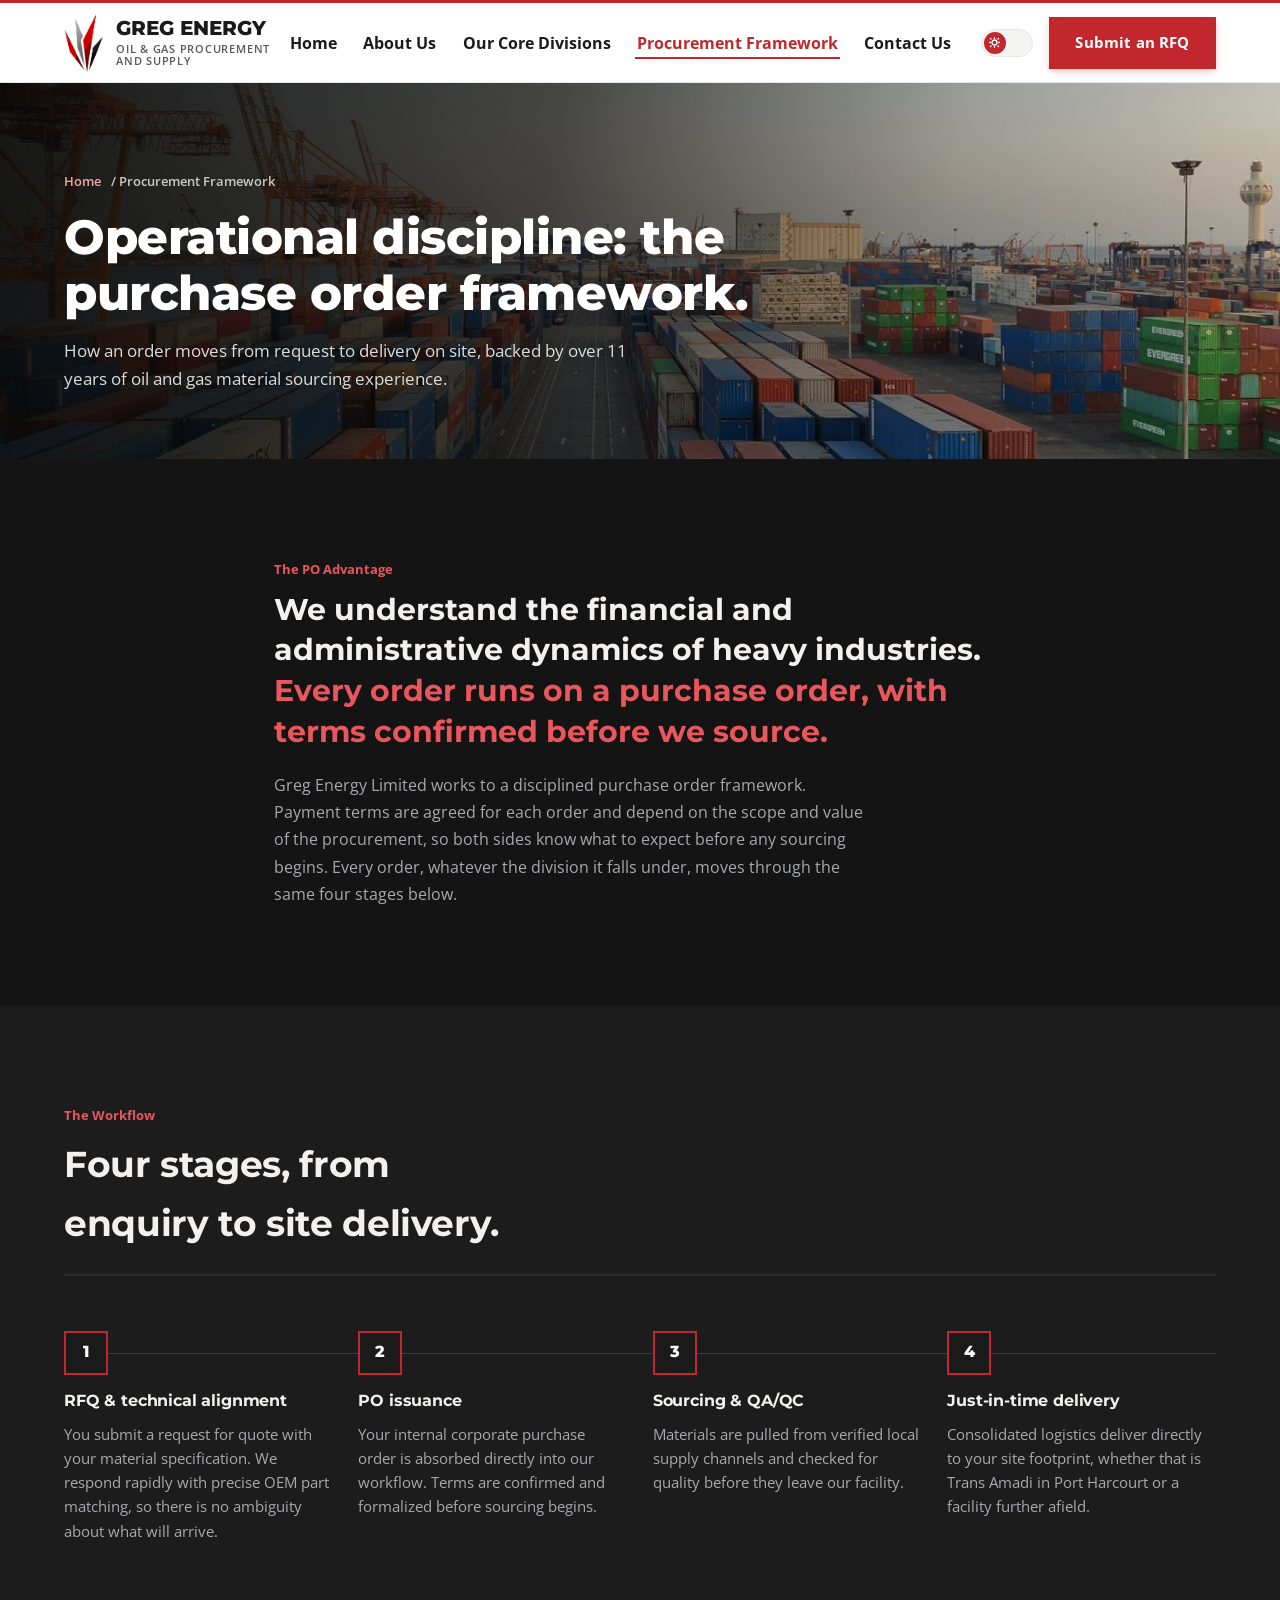
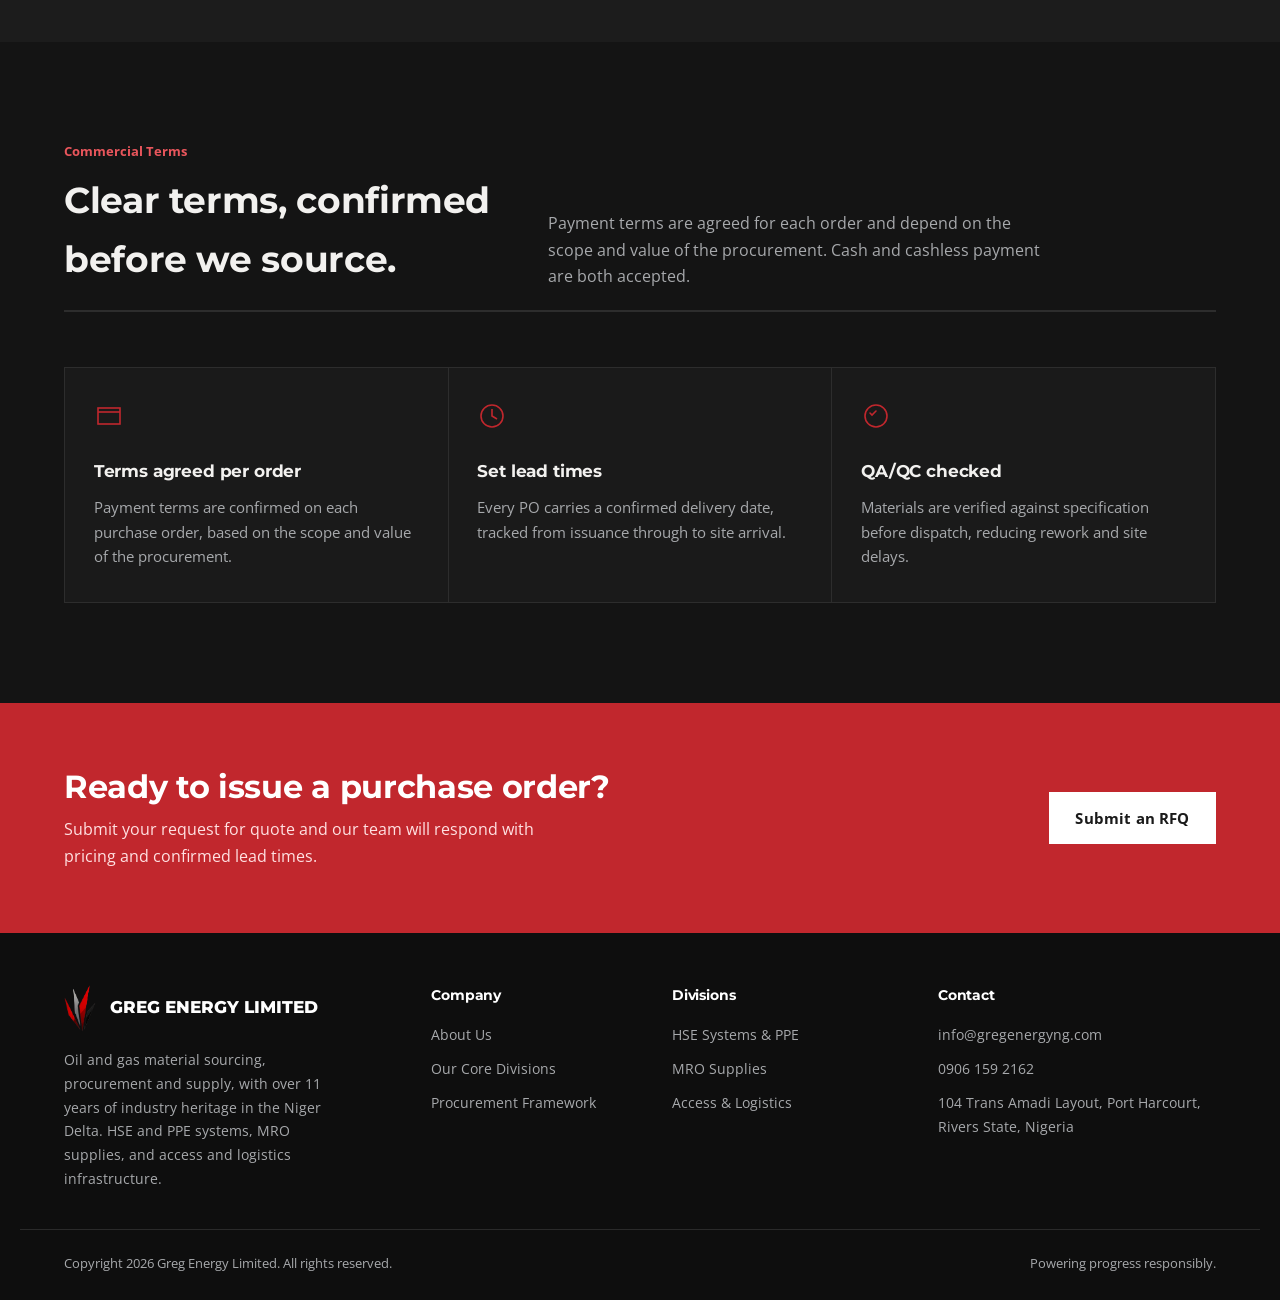
<file: procurement.html>
<!DOCTYPE html>
<html lang="en" data-theme="dark">
<head>
<meta charset="UTF-8">
<meta name="viewport" content="width=device-width, initial-scale=1.0, viewport-fit=cover">
<meta name="theme-color" content="#141414">
<title>Procurement & Delivery Framework | Greg Energy Limited</title>
<meta name="description" content="How Greg Energy Limited's purchase order framework works, from RFQ and technical alignment through sourcing, quality checks and delivery to site, with payment terms agreed on each order.">
<link rel="canonical" href="https://gregenergyng.com/procurement.html">
<link rel="icon" type="image/png" sizes="32x32" href="assets/favicon-32.png">
<link rel="icon" type="image/png" sizes="16x16" href="assets/favicon-16.png">
<link rel="apple-touch-icon" sizes="180x180" href="assets/favicon-180.png">
<link rel="preconnect" href="https://fonts.googleapis.com">
<link rel="preconnect" href="https://fonts.gstatic.com" crossorigin>
<link href="https://fonts.googleapis.com/css2?family=Montserrat:wght@600;700;800&family=Open+Sans:wght@400;500;600;700&display=swap" rel="stylesheet">
<link rel="stylesheet" href="assets/css/styles.css">
</head>
<body>
<header>
  <nav class="nav">
    <a href="index.html" class="brand">
      <img class="logo-mark" src="assets/icon.png" alt="Greg Energy Limited">
      <span class="brand-text">GREG ENERGY<span>OIL &amp; GAS PROCUREMENT AND SUPPLY</span></span>
    </a>
    <div class="nav-right">
      <ul class="nav-links">
        <li><a href="index.html">Home</a></li>
        <li><a href="about.html">About Us</a></li>
        <li><a href="divisions.html">Our Core Divisions</a></li>
        <li><a href="procurement.html" class="is-active">Procurement Framework</a></li>
        <li><a href="contact.html">Contact Us</a></li>
      </ul>
      <div class="nav-actions">
        <button class="theme-toggle" id="themeToggle" role="switch" aria-checked="true" aria-label="Toggle light and dark theme">
          <span class="knob">
            <svg viewBox="0 0 24 24" fill="none" stroke="currentColor" stroke-width="2.4" stroke-linecap="round"><path d="M12 3v1.5M12 19.5V21M4.6 4.6l1.1 1.1M18.3 18.3l1.1 1.1M3 12h1.5M19.5 12H21M4.6 19.4l1.1-1.1M18.3 5.7l1.1-1.1"/><circle cx="12" cy="12" r="4.6"/></svg>
          </span>
        </button>
        <a href="contact.html" class="btn btn-primary nav-cta">Submit an RFQ</a>
        <button class="menu-toggle" aria-label="Toggle menu" aria-expanded="false" id="menuToggle"><span></span><span></span><span></span></button>
      </div>
    </div>
  </nav>
</header>

<div class="mobile-cta">
  <a href="tel:09061592162" class="btn btn-outline-light">Call Us</a>
  <a href="contact.html" class="btn btn-primary">Submit an RFQ</a>
</div>

<div class="mobile-menu" id="mobileMenu">
  <ul>
    <li><a href="index.html">Home</a></li>
        <li><a href="about.html">About Us</a></li>
        <li><a href="divisions.html">Our Core Divisions</a></li>
        <li><a href="procurement.html" class="is-active">Procurement Framework</a></li>
        <li><a href="contact.html">Contact Us</a></li>
  </ul>
  <a href="contact.html" class="btn btn-primary mobile-menu-cta">Submit an RFQ</a>
</div>

<main>

  <section class="page-hero">
    <div class="page-hero-bg"><img src="assets/img/logistics-aerial.jpg" alt=""></div>
    <div class="wrap">
      <div class="breadcrumb"><a href="index.html">Home</a> / Procurement Framework</div>
      <h1>Operational discipline: the purchase order framework.</h1>
      <p class="lede">How an order moves from request to delivery on site, backed by over 11 years of oil and gas material sourcing experience.</p>
    </div>
  </section>

  <section class="positioning">
    <div class="wrap" style="max-width:820px;">
      <span class="kicker">The PO Advantage</span>
      <p class="big">We understand the financial and administrative dynamics of heavy industries. <em>Every order runs on a purchase order, with terms confirmed before we source.</em></p>
      <p class="sub">Greg Energy Limited works to a disciplined purchase order framework. Payment terms are agreed for each order and depend on the scope and value of the procurement, so both sides know what to expect before any sourcing begins. Every order, whatever the division it falls under, moves through the same four stages below.</p>
    </div>
  </section>

  <section class="section-alt" id="workflow">
    <div class="wrap">
      <div class="section-head">
        <div><span class="kicker">The Workflow</span><h2>Four stages, from enquiry to site delivery.</h2></div>
        <p class="lede">&nbsp;</p>
      </div>
      <div class="process-track" style="color:var(--text);">
        <div class="step">
          <div class="dot" style="background:var(--surface);">1</div>
          <h3 style="color:var(--text);">RFQ &amp; technical alignment</h3>
          <p style="color:var(--text-muted);">You submit a request for quote with your material specification. We respond rapidly with precise OEM part matching, so there is no ambiguity about what will arrive.</p>
        </div>
        <div class="step">
          <div class="dot" style="background:var(--surface);">2</div>
          <h3 style="color:var(--text);">PO issuance</h3>
          <p style="color:var(--text-muted);">Your internal corporate purchase order is absorbed directly into our workflow. Terms are confirmed and formalized before sourcing begins.</p>
        </div>
        <div class="step">
          <div class="dot" style="background:var(--surface);">3</div>
          <h3 style="color:var(--text);">Sourcing &amp; QA/QC</h3>
          <p style="color:var(--text-muted);">Materials are pulled from verified local supply channels and checked for quality before they leave our facility.</p>
        </div>
        <div class="step">
          <div class="dot" style="background:var(--surface);">4</div>
          <h3 style="color:var(--text);">Just-in-time delivery</h3>
          <p style="color:var(--text-muted);">Consolidated logistics deliver directly to your site footprint, whether that is Trans Amadi in Port Harcourt or a facility further afield.</p>
        </div>
      </div>
    </div>
  </section>

  <section id="terms">
    <div class="wrap">
      <div class="section-head">
        <div><span class="kicker">Commercial Terms</span><h2>Clear terms, confirmed before we source.</h2></div>
        <p class="lede">Payment terms are agreed for each order and depend on the scope and value of the procurement. Cash and cashless payment are both accepted.</p>
      </div>
      <div class="card-grid cols-3">
        <div class="card">
          <svg width="30" height="30" viewBox="0 0 30 30"><rect x="4" y="7" width="22" height="16" stroke="#C1272D" stroke-width="1.6" fill="none"/><path d="M4 11h22" stroke="#C1272D" stroke-width="1.6"/></svg>
          <h3>Terms agreed per order</h3>
          <p>Payment terms are confirmed on each purchase order, based on the scope and value of the procurement.</p>
        </div>
        <div class="card">
          <svg width="30" height="30" viewBox="0 0 30 30"><circle cx="15" cy="15" r="11" stroke="#C1272D" stroke-width="1.6" fill="none"/><path d="M15 8v7l5 3" stroke="#C1272D" stroke-width="1.6" fill="none"/></svg>
          <h3>Set lead times</h3>
          <p>Every PO carries a confirmed delivery date, tracked from issuance through to site arrival.</p>
        </div>
        <div class="card">
          <svg width="30" height="30" viewBox="0 0 30 30"><path d="M9 12l2 2 4-4" stroke="#C1272D" stroke-width="1.6" fill="none" stroke-linecap="round"/><circle cx="15" cy="15" r="11" stroke="#C1272D" stroke-width="1.6" fill="none"/></svg>
          <h3>QA/QC checked</h3>
          <p>Materials are verified against specification before dispatch, reducing rework and site delays.</p>
        </div>
      </div>
    </div>
  </section>

  <section class="cta-band">
    <div class="wrap">
      <div>
        <h2>Ready to issue a purchase order?</h2>
        <p>Submit your request for quote and our team will respond with pricing and confirmed lead times.</p>
      </div>
      <a href="contact.html" class="btn btn-white">Submit an RFQ</a>
    </div>
  </section>

</main>
<footer>
  <div class="wrap footer-grid">
    <div>
      <div class="footer-brand"><img src="assets/icon.png" alt="Greg Energy Limited"><span>GREG ENERGY LIMITED</span></div>
      <p>Oil and gas material sourcing, procurement and supply, with over 11 years of industry heritage in the Niger Delta. HSE and PPE systems, MRO supplies, and access and logistics infrastructure.</p>
    </div>
    <div>
      <h5>Company</h5>
      <ul>
        <li><a href="about.html">About Us</a></li>
        <li><a href="divisions.html">Our Core Divisions</a></li>
        <li><a href="procurement.html">Procurement Framework</a></li>
      </ul>
    </div>
    <div>
      <h5>Divisions</h5>
      <ul>
        <li><a href="divisions.html#hse-ppe">HSE Systems &amp; PPE</a></li>
        <li><a href="divisions.html#mro">MRO Supplies</a></li>
        <li><a href="divisions.html#access-logistics">Access &amp; Logistics</a></li>
      </ul>
    </div>
    <div>
      <h5>Contact</h5>
      <ul>
        <li><a href="mailto:info@gregenergyng.com">info@gregenergyng.com</a></li>
        <li><a href="tel:09061592162">0906 159 2162</a></li>
        <li>104 Trans Amadi Layout, Port Harcourt, Rivers State, Nigeria</li>
      </ul>
    </div>
  </div>
  <div class="wrap foot-bottom">
    <span>Copyright 2026 Greg Energy Limited. All rights reserved.</span>
    <span>Powering progress responsibly.</span>
  </div>
</footer>

<div class="modal-overlay" id="enquiryModal" role="dialog" aria-modal="true" aria-labelledby="modalTitle">
  <div class="modal-card">
    <div class="modal-icon" id="modalIcon"></div>
    <h3 id="modalTitle"></h3>
    <p id="modalBody"></p>
    <button class="btn btn-primary" id="modalClose">Close</button>
  </div>
</div>

<script src="assets/js/main.js"></script>
</body>
</html>
</file>
<file: assets/css/styles.css>
/* Greg Energy Limited: shared styles
   Brand: Red #C1272D, Charcoal #1A1A1A, Steel Gray #A7A9AC, White #FFFFFF */

:root{
  --red:#C1272D;
  --red-light:#E14A50;
  --red-dark:#8f1c21;
  --charcoal:#1A1A1A;
  --steel:#A7A9AC;
  --white:#FFFFFF;
  --max:1240px;
  --gap:clamp(1.5rem,3vw,3rem);
  --ease:cubic-bezier(.22,.85,.32,1);
}

/* Dark theme (default) */
html[data-theme="dark"]{
  color-scheme:dark;
  --bg:#141414; --bg-elevated:#1c1c1c; --bg-deep:#0e0e0e;
  --text:#F2F1EF; --text-muted:#A7A9AC; --text-faint:#7c7d7f;
  --border:#2d2d2d; --surface:#1a1a1a; --surface-hover:#222222;
  --shadow:0 18px 40px -18px rgba(0,0,0,0.6);
  --input-bg:#1c1c1c;
  --red-text:#E9565C;
}
/* Light theme */
html[data-theme="light"]{
  color-scheme:light;
  --bg:#FFFFFF; --bg-elevated:#F4F4F3; --bg-deep:#1A1A1A;
  --text:#151515; --text-muted:#57585a; --text-faint:#8a8b8d;
  --border:#E7E7E8; --surface:#FFFFFF; --surface-hover:#F7F7F6;
  --shadow:0 18px 40px -18px rgba(20,20,20,0.16);
  --input-bg:#FFFFFF;
  --red-text:#C1272D;
}

*{box-sizing:border-box;-webkit-tap-highlight-color:transparent;}
html{scroll-behavior:smooth;}
[id]{scroll-margin-top:100px;}
body{margin:0;font-family:'Open Sans',sans-serif;color:var(--text);background:var(--bg);-webkit-font-smoothing:antialiased;line-height:1.65;overflow-x:hidden;transition:background 0.35s var(--ease), color 0.35s var(--ease);}
body.menu-open{overflow:hidden;}
body.menu-open .mobile-cta{opacity:0;pointer-events:none;}
h1,h2,h3,h4,h5{font-family:'Montserrat',sans-serif;margin:0;color:var(--text);letter-spacing:-0.01em;}
p{margin:0;}
a{color:inherit;text-decoration:none;}
img{max-width:100%;display:block;}
ul{margin:0;padding:0;list-style:none;}
button{font-family:inherit;cursor:pointer;}
.wrap{max-width:var(--max);margin:0 auto;padding:0 clamp(1.25rem,4vw,2.75rem);}
::selection{background:var(--red);color:#fff;}
a:focus-visible, button:focus-visible, input:focus-visible, textarea:focus-visible, select:focus-visible{outline:2px solid var(--red);outline-offset:3px;}
@media (prefers-reduced-motion: reduce){*{animation-duration:0.001ms !important;animation-iteration-count:1 !important;transition-duration:0.001ms !important;scroll-behavior:auto !important;}}

/* ============ HEADER ============ */
/* The header is always white, in both themes. Its text colours are fixed for that reason. */
header{position:sticky;top:0;z-index:100;background:#FFFFFF;border-bottom:1px solid #E7E7E8;border-top:3px solid var(--red);}
.nav{display:flex;align-items:center;justify-content:space-between;padding:0.6rem clamp(1.25rem,4vw,2.75rem);max-width:var(--max);margin:0 auto;gap:1rem;}
.brand{display:flex;align-items:center;gap:0.75rem;}
.brand .logo-mark{height:60px;width:auto;object-fit:contain;display:block;}
.brand-text{font-family:'Montserrat',sans-serif;font-weight:800;font-size:1.22rem;color:#1A1A1A;line-height:1.15;}
.brand-text span{display:block;font-family:'Open Sans',sans-serif;font-weight:600;font-size:0.68rem;color:#57585a;letter-spacing:0.07em;margin-top:3px;}
.nav-right{display:flex;align-items:center;gap:clamp(1.2rem,2.2vw,2.2rem);}
.nav-links{display:flex;align-items:center;gap:clamp(1.1rem,1.8vw,1.9rem);}
.nav-links a{font-size:0.97rem;font-weight:700;color:#1A1A1A;position:relative;padding:0.35rem 0.1rem;transition:color 0.25s var(--ease);white-space:nowrap;}
.nav-links a::after{content:"";position:absolute;left:50%;bottom:0;width:0;height:2px;background:var(--red);transition:width 0.3s var(--ease), left 0.3s var(--ease);}
.nav-links a:hover, .nav-links a.is-active{color:var(--red);}
.nav-links a:hover::after, .nav-links a.is-active::after{width:100%;left:0;}
.nav-actions{display:flex;align-items:center;gap:1rem;}

.theme-toggle{
  position:relative;width:52px;height:28px;border-radius:999px;
  background:#F4F4F3;border:1px solid #E7E7E8;
  display:inline-flex;align-items:center;padding:2px;flex:none;
}
.theme-toggle .knob{
  width:22px;height:22px;border-radius:50%;background:var(--red);
  display:flex;align-items:center;justify-content:center;color:#fff;
  transform:translateX(0);transition:transform 0.32s var(--ease);
}
html[data-theme="light"] .theme-toggle .knob{transform:translateX(24px);}
.theme-toggle svg{width:13px;height:13px;}

.menu-toggle{display:none;background:none;border:none;padding:0.6rem;min-width:44px;min-height:44px;}
.menu-toggle span{display:block;width:22px;height:2px;background:#1A1A1A;margin:5px 0;transition:transform 0.25s var(--ease), opacity 0.25s var(--ease);}
.menu-toggle[aria-expanded="true"] span:nth-child(1){transform:translateY(7px) rotate(45deg);}
.menu-toggle[aria-expanded="true"] span:nth-child(2){opacity:0;}
.menu-toggle[aria-expanded="true"] span:nth-child(3){transform:translateY(-7px) rotate(-45deg);}

/* ============ BUTTONS ============ */
.btn{
  display:inline-flex;align-items:center;justify-content:center;gap:0.5rem;
  padding:0.8rem 1.6rem;font-weight:700;font-size:0.92rem;letter-spacing:0.01em;
  border:1.5px solid transparent;white-space:nowrap;position:relative;font-family:'Open Sans',sans-serif;
  transition:transform 0.28s var(--ease), box-shadow 0.28s var(--ease), background 0.28s var(--ease), border-color 0.28s var(--ease), color 0.28s var(--ease);
}
.btn-primary{background:var(--red);color:#fff;border-color:var(--red);box-shadow:0 3px 8px -2px rgba(193,39,45,0.4);}
.btn-primary:hover{background:var(--red-dark);border-color:var(--red-dark);transform:translateY(-2px);box-shadow:0 6px 14px -3px rgba(193,39,45,0.45);}
.btn-primary:active{transform:translateY(0);}
.btn-outline-light{background:rgba(255,255,255,0.06);color:#fff;border-color:rgba(255,255,255,0.4);}
.btn-outline-light:hover{background:#fff;color:var(--charcoal);border-color:#fff;transform:translateY(-2px);}
.btn-white{background:#fff;color:#1A1A1A;border-color:#fff;}
.btn-white:hover{background:#1A1A1A;color:#fff;border-color:#1A1A1A;transform:translateY(-2px);}
.btn[disabled]{opacity:0.7;cursor:progress;transform:none;}

.text-link{display:inline-flex;align-items:center;width:fit-content;font-weight:700;font-size:0.92rem;color:var(--red-text);border-bottom:1.5px solid currentColor;padding-bottom:2px;transition:color 0.25s var(--ease), border-color 0.25s var(--ease);}
.text-link:hover{color:var(--text);}

/* ============ HOME HERO ============ */
.hero{position:relative;min-height:min(88vh,760px);display:flex;align-items:flex-end;overflow:hidden;background:var(--bg-deep);}
.hero-bg{position:absolute;inset:0;z-index:0;overflow:hidden;}
.hero-bg img{width:100%;height:100%;object-fit:cover;object-position:center 40%;animation:kenburns 26s ease-in-out infinite alternate;}
.hero-bg video{width:100%;height:100%;object-fit:cover;object-position:center 40%;}
@keyframes kenburns{from{transform:scale(1);}to{transform:scale(1.09);}}
.hero-bg::after, .page-hero-bg::after{content:"";position:absolute;inset:0;background:linear-gradient(100deg, rgba(8,8,8,0.92) 0%, rgba(8,8,8,0.7) 42%, rgba(8,8,8,0.3) 72%, rgba(8,8,8,0.1) 100%);}
.hero-content{position:relative;z-index:2;padding:clamp(3rem,8vw,5rem) 0 clamp(2.4rem,6vw,3.6rem);width:100%;}
.eyebrow{display:inline-flex;align-items:center;gap:0.5rem;color:#f0a6a9;font-size:0.82rem;font-weight:700;margin-bottom:1.1rem;}
.eyebrow::before{content:"";width:7px;height:7px;background:var(--red);border-radius:50%;}
.hero-content h1{color:#fff;font-size:clamp(2rem,4.4vw,3.4rem);font-weight:800;line-height:1.12;max-width:19ch;}
.hero-content p.lede{color:#dcdcdc;font-size:1.06rem;max-width:54ch;margin-top:1.2rem;}
.hero-ctas{display:flex;gap:1rem;margin-top:2rem;flex-wrap:wrap;}

.hero-card{
  position:relative;z-index:3;background:var(--surface);
  max-width:var(--max);margin:0 auto;border:1px solid var(--border);
  transform:translateY(50%);display:grid;grid-template-columns:repeat(4,1fr);
  box-shadow:var(--shadow);
}
.hero-card > div{padding:1.5rem clamp(1rem,2.5vw,1.8rem);border-right:1px solid var(--border);transition:background 0.25s var(--ease);}
.hero-card > div:hover{background:var(--surface-hover);}
.hero-card > div:last-child{border-right:none;}
.hero-card strong{display:block;font-family:'Montserrat',sans-serif;font-weight:800;color:var(--text);font-size:1.02rem;margin-bottom:0.3rem;}
.hero-card span{color:var(--text-muted);font-size:0.84rem;line-height:1.45;display:block;}
.hero-spacer{height:clamp(2.6rem,7vw,4.4rem);background:var(--bg);}

/* ============ INNER PAGE HERO ============ */
.page-hero{position:relative;background:var(--bg-deep);overflow:hidden;padding:clamp(3.2rem,8vw,5.5rem) 0 clamp(2.8rem,6vw,4.2rem);}
.page-hero-bg{position:absolute;inset:0;}
.page-hero-bg img{width:100%;height:100%;object-fit:cover;animation:kenburns 26s ease-in-out infinite alternate;}
.page-hero .wrap{position:relative;z-index:2;}
.page-hero h1{color:#fff;font-size:clamp(1.9rem,4vw,3rem);font-weight:800;line-height:1.15;max-width:22ch;}
.page-hero p.lede{color:#dcdcdc;font-size:1.05rem;max-width:58ch;margin-top:1rem;}
.breadcrumb{display:flex;gap:0.6rem;align-items:center;font-size:0.82rem;font-weight:600;color:#c9c9c9;margin-bottom:1.1rem;}
.breadcrumb a{color:#f0a6a9;}
.breadcrumb a:hover{color:#fff;}

/* ============ SECTIONS ============ */
section{padding:clamp(3.6rem,8vw,6.2rem) 0;}
.section-alt{background:var(--bg-elevated);}
.section-head{display:grid;grid-template-columns:0.8fr 1.2fr;gap:var(--gap);margin-bottom:clamp(2.2rem,5vw,3.4rem);align-items:end;border-bottom:2px solid var(--border);padding-bottom:1.3rem;}
.section-head h2{font-size:clamp(1.6rem,2.8vw,2.3rem);}
.section-head .lede{color:var(--text-muted);font-size:1rem;max-width:56ch;}
.kicker{font-weight:700;color:var(--red-text);font-size:0.83rem;display:block;margin-bottom:0.5rem;}

.check-list li{position:relative;padding:0.6rem 0 0.6rem 1.5rem;border-bottom:1px solid var(--border);font-size:0.97rem;color:var(--text);}
.check-list li::before{content:"";position:absolute;left:0;top:1.12rem;width:8px;height:8px;background:var(--red);}
.check-list li:first-child{border-top:1px solid var(--border);}

.tag{display:inline-flex;align-items:center;gap:0.4rem;font-size:0.74rem;font-weight:700;color:var(--red-text);text-transform:uppercase;letter-spacing:0.05em;width:fit-content;}
.tag::before{content:"";width:5px;height:5px;background:var(--red);border-radius:50%;flex:none;}

/* ============ ABOUT / POSITIONING ============ */
.about-grid{display:grid;grid-template-columns:1.3fr 0.7fr;gap:clamp(2rem,5vw,4.5rem);align-items:start;}
.positioning p.big{font-family:'Montserrat',sans-serif;font-weight:700;font-size:clamp(1.3rem,2.5vw,1.85rem);line-height:1.38;color:var(--text);}
.positioning p.big em{font-style:normal;color:var(--red-text);}
.positioning p.sub{margin-top:1.2rem;color:var(--text-muted);font-size:1.03rem;max-width:66ch;}
.positioning .text-link{margin-top:1.6rem;}
.about-stat{position:relative;background:var(--surface);border:1px solid var(--border);padding:2.2rem 2rem 2rem;box-shadow:var(--shadow);}
.about-stat::before{content:"";position:absolute;top:0;left:0;right:0;height:3px;background:var(--red);}
.about-stat .num{font-family:'Montserrat',sans-serif;font-weight:800;font-size:clamp(3.4rem,6vw,4.8rem);line-height:1;color:var(--text);letter-spacing:-0.03em;}
.about-stat .num span{color:var(--red-text);}
.about-stat .num-label{margin-top:0.7rem;font-family:'Montserrat',sans-serif;font-weight:700;font-size:1rem;color:var(--text);line-height:1.35;}
.about-stat h5{margin:1.8rem 0 0.8rem;padding-top:1.3rem;border-top:1px solid var(--border);font-size:0.8rem;font-weight:700;color:var(--text-muted);letter-spacing:0.02em;}
.about-stat ul li{display:flex;align-items:center;gap:0.7rem;padding:0.45rem 0;color:var(--text);font-size:0.95rem;font-weight:600;}
.about-stat ul li::before{content:"";flex:none;width:7px;height:7px;background:var(--red);}

/* ============ FEATURE CARDS ============ */
.card-grid{display:grid;gap:1px;background:var(--border);border:1px solid var(--border);}
.card-grid.cols-3{grid-template-columns:repeat(3,1fr);}
.card-grid.cols-4{grid-template-columns:repeat(4,1fr);}
.card{background:var(--surface);padding:2.1rem 1.8rem;transition:background 0.3s var(--ease), transform 0.3s var(--ease);position:relative;}
.card::before{content:"";position:absolute;top:0;left:0;right:0;height:3px;background:var(--red);transform:scaleX(0);transform-origin:left;transition:transform 0.35s var(--ease);}
.card:hover{background:var(--surface-hover);transform:translateY(-4px);z-index:1;}
.card:hover::before{transform:scaleX(1);}
.card svg{margin-bottom:1.2rem;}
.card h3{font-size:1.05rem;margin-bottom:0.6rem;}
.card p{color:var(--text-muted);font-size:0.93rem;}

/* ============ DIVISIONS ============ */
.div-cards{display:grid;grid-template-columns:repeat(3,1fr);gap:1.4rem;}
.div-card{display:flex;flex-direction:column;background:var(--surface);border:1px solid var(--border);transition:transform 0.3s var(--ease), border-color 0.3s var(--ease), box-shadow 0.3s var(--ease);}
.div-card .thumb{aspect-ratio:16/10;overflow:hidden;}
.div-card .thumb img{width:100%;height:100%;object-fit:cover;transition:transform 0.6s var(--ease);}
.div-card .body{padding:1.5rem 1.6rem 1.8rem;display:flex;flex-direction:column;gap:0.6rem;flex:1;}
.div-card h3{font-size:1.15rem;transition:color 0.25s var(--ease);}
.div-card p{color:var(--text-muted);font-size:0.95rem;}
.div-card .text-link{margin-top:auto;}
.div-card .body p + .text-link{margin-top:0.8rem;}
.div-card:hover{transform:translateY(-4px);border-color:var(--red);box-shadow:var(--shadow);}
.div-card:hover .thumb img{transform:scale(1.06);}
.div-card:hover h3{color:var(--red-text);}

.anchor-row{display:flex;gap:0.8rem;flex-wrap:wrap;margin-top:1.8rem;}
.anchor-row a{padding:0.6rem 1.1rem;border:1.5px solid rgba(255,255,255,0.35);color:#fff;font-weight:700;font-size:0.88rem;transition:background 0.25s var(--ease), color 0.25s var(--ease), border-color 0.25s var(--ease);}
.anchor-row a:hover{background:#fff;color:#1A1A1A;border-color:#fff;}

.division{display:grid;grid-template-columns:1.05fr 0.95fr;gap:clamp(2rem,5vw,4.5rem);align-items:start;}
.division.flip .division-media{order:-1;}
.division h2{font-size:clamp(1.6rem,3vw,2.3rem);margin:0.5rem 0 1rem;}
.division .lead{color:var(--text-muted);font-size:1.05rem;max-width:56ch;}
.spec{margin-top:1.8rem;}
.spec h4{font-size:0.82rem;color:var(--text-muted);font-weight:700;letter-spacing:0.02em;margin-bottom:0.7rem;}
.spec + .spec{margin-top:1.6rem;}
.callout{margin-top:1.8rem;padding:1.3rem 1.4rem;background:rgba(193,39,45,0.08);border-left:3px solid var(--red);}
.callout h4{display:flex;gap:0.7rem;align-items:center;flex-wrap:wrap;font-size:1.02rem;margin-bottom:0.5rem;}
.callout p{color:var(--text-muted);font-size:0.95rem;}
.note{margin-top:1.6rem;color:var(--text-muted);font-size:0.92rem;padding-left:1rem;border-left:2px solid var(--border);}

/* Photo gallery. A stacked pair on desktop, a swipeable auto-advancing carousel on mobile. */
.gallery{display:grid;grid-template-columns:1fr;gap:0.8rem;}
.gallery-track{display:contents;}
.gallery figure{margin:0;overflow:hidden;position:relative;border:1px solid var(--border);aspect-ratio:16/10;}
.gallery img{width:100%;height:100%;object-fit:cover;transition:transform 0.6s var(--ease);}
.gallery figure:hover img{transform:scale(1.06);}
.gallery figcaption{position:absolute;left:0;right:0;bottom:0;background:linear-gradient(0deg, rgba(0,0,0,0.72), transparent);color:#fff;font-size:0.74rem;font-weight:700;padding:0.8rem 0.85rem 0.6rem;}
.gallery-dots{display:none;}

/* ============ CLIENTS ============ */
.logo-wall{display:grid;grid-template-columns:repeat(6,1fr);gap:1rem;}
.logo-card{
  background:#FFFFFF;border:1px solid var(--border);
  display:flex;align-items:center;justify-content:center;
  height:118px;padding:1.2rem 1rem;
  transition:transform 0.3s var(--ease), box-shadow 0.3s var(--ease), border-color 0.3s var(--ease);
}
.logo-card img{max-width:100%;max-height:58px;width:auto;height:auto;object-fit:contain;}
.logo-card:hover{transform:translateY(-4px);border-color:var(--red);box-shadow:0 16px 30px -14px rgba(0,0,0,0.35);}

/* ============ COMPLIANCE ============ */
.compliance-note{margin-top:1.4rem;color:var(--text-muted);font-size:0.92rem;}

/* ============ PROCESS (always dark) ============ */
.process{background:var(--bg-deep);color:#fff;}
.process .section-head{border-bottom-color:#333;}
.process .section-head h2{color:#fff;}
.process .kicker{color:#ff8b8f;}
.process .section-head .lede{color:#a7a7a7;}
.process-track{display:grid;grid-template-columns:repeat(4,1fr);gap:1.6rem;position:relative;}
.process-track::before{content:"";position:absolute;top:22px;left:0;right:0;height:1px;background:rgba(255,255,255,0.14);}
.step{position:relative;padding-top:3.5rem;}
.step .dot{position:absolute;top:0;left:0;width:44px;height:44px;border:2px solid var(--red);background:var(--bg-deep);display:flex;align-items:center;justify-content:center;font-family:'Montserrat',sans-serif;font-weight:800;color:#fff;transition:background 0.3s var(--ease), transform 0.3s var(--ease);}
.step:hover .dot{background:var(--red);transform:scale(1.08);}
.step h3{color:#fff;font-size:1.02rem;margin-bottom:0.5rem;}
.step p{color:#a7a7a7;font-size:0.92rem;}

/* ============ CTA BAND ============ */
.cta-band{background:var(--red);color:#fff;padding:clamp(2.6rem,6vw,4rem) 0;}
.cta-band .wrap{display:flex;align-items:center;justify-content:space-between;gap:2rem;flex-wrap:wrap;}
.cta-band h2{color:#fff;font-size:clamp(1.4rem,2.6vw,2rem);max-width:26ch;line-height:1.25;}
.cta-band p{color:#ffe1e2;margin-top:0.6rem;max-width:54ch;}

/* ============ FORMS AND CONTACT ============ */
.contact-grid{display:grid;grid-template-columns:0.85fr 1.15fr;gap:var(--gap);align-items:start;}
.contact-info{display:flex;flex-direction:column;gap:1.5rem;}
.contact-info h2{font-size:clamp(1.5rem,2.6vw,2.1rem);}
.contact-info .intro{color:var(--text-muted);max-width:46ch;}
.info-block h4{font-size:0.84rem;color:var(--red-text);font-weight:700;margin-bottom:0.4rem;}
.info-block p{color:var(--text);font-size:0.98rem;}
.info-block a:not(.text-link){border-bottom:1px solid var(--border);transition:border-color 0.25s var(--ease), color 0.25s var(--ease);}
.info-block a:not(.text-link):hover{color:var(--red-text);border-color:var(--red);}
.contact-form{background:var(--surface);border:1px solid var(--border);padding:clamp(1.7rem,3vw,2.5rem);}
.contact-form h3{font-size:1.2rem;margin-bottom:1.4rem;}
.form-row{display:grid;grid-template-columns:1fr 1fr;gap:1rem;}
.field{margin-bottom:1.15rem;display:flex;flex-direction:column;gap:0.4rem;}
.field label{font-size:0.82rem;font-weight:700;color:var(--text);}
.field label .opt{font-weight:400;color:var(--text-faint);}
.field input,.field select,.field textarea{border:1px solid var(--border);background:var(--input-bg);padding:0.78rem 0.9rem;font-family:inherit;font-size:16px;color:var(--text);width:100%;transition:border-color 0.25s var(--ease), box-shadow 0.25s var(--ease), background 0.25s var(--ease);}
.field textarea{resize:vertical;min-height:120px;}
.field input:hover,.field select:hover,.field textarea:hover{border-color:var(--text-faint);background:var(--surface-hover);}
.field input:focus,.field select:focus,.field textarea:focus{border-color:var(--red);box-shadow:0 0 0 3px rgba(193,39,45,0.15);outline:none;background:var(--input-bg);}
.field select{cursor:pointer;}
.field input::placeholder,.field textarea::placeholder{color:var(--text-faint);opacity:1;}
.field option{background:var(--surface);color:var(--text);}
.hp{position:absolute !important;left:-9999px;width:1px;height:1px;overflow:hidden;}
.form-note{margin-top:1rem;color:var(--text-faint);font-size:0.82rem;}
.contact-form .btn{width:100%;min-height:50px;}

/* ============ FOOTER ============ */
footer{background:var(--bg-deep);color:var(--steel);padding:3.2rem 0 1.6rem;}
.footer-grid{display:grid;grid-template-columns:1.3fr 0.8fr 0.9fr 1.1fr;gap:var(--gap);padding-bottom:2.4rem;border-bottom:1px solid #2a2a2a;}
.footer-brand{display:flex;gap:0.85rem;align-items:center;margin-bottom:1rem;}
.footer-brand img{height:48px;width:auto;object-fit:contain;}
.footer-brand span{font-family:'Montserrat',sans-serif;font-weight:800;color:#fff;font-size:1.05rem;}
footer p{font-size:0.9rem;max-width:36ch;}
footer h5{color:#fff;font-size:0.85rem;font-weight:700;margin-bottom:1rem;}
footer ul li{margin-bottom:0.65rem;font-size:0.9rem;}
footer ul li a{transition:color 0.25s var(--ease), padding-left 0.25s var(--ease);display:inline-block;}
footer ul li a:hover{color:#fff;padding-left:4px;}
.foot-bottom{padding-top:1.4rem;display:flex;justify-content:space-between;flex-wrap:wrap;gap:0.6rem;font-size:0.82rem;}

/* ============ MOBILE BAR AND MENU ============ */
.mobile-cta{display:none;}
.mobile-menu{
  position:fixed;inset:0;z-index:95;
  display:flex;flex-direction:column;justify-content:flex-start;gap:0;overflow-y:auto;
  padding:6.5rem clamp(1.5rem,6vw,2.5rem) 3rem;
  background:rgba(255,255,255,0.86);
  backdrop-filter:blur(22px) saturate(160%);-webkit-backdrop-filter:blur(22px) saturate(160%);
  opacity:0;visibility:hidden;transform:translateY(-10px);
  transition:opacity 0.3s var(--ease), transform 0.3s var(--ease), visibility 0s linear 0.3s;
}
.mobile-menu.open{opacity:1;visibility:visible;transform:translateY(0);transition:opacity 0.3s var(--ease), transform 0.3s var(--ease);}
.mobile-menu ul{display:flex;flex-direction:column;}
.mobile-menu li{border-bottom:1px solid rgba(26,26,26,0.1);}
.mobile-menu li:first-child{border-top:1px solid rgba(26,26,26,0.1);}
.mobile-menu ul a{display:block;padding:1.1rem 0.1rem;font-family:'Montserrat',sans-serif;font-weight:800;font-size:1.25rem;color:#1A1A1A;transition:color 0.2s var(--ease), padding-left 0.2s var(--ease);}
.mobile-menu ul a:active, .mobile-menu ul a.is-active{color:var(--red);padding-left:0.4rem;}
.mobile-menu-cta{margin-top:1.8rem;width:100%;min-height:52px;}

/* ============ CONFIRMATION MODAL ============ */
.modal-overlay{
  position:fixed;inset:0;z-index:200;
  display:flex;align-items:center;justify-content:center;padding:1.5rem;
  background:rgba(8,8,8,0.6);
  backdrop-filter:blur(10px) saturate(140%);-webkit-backdrop-filter:blur(10px) saturate(140%);
  opacity:0;visibility:hidden;
  transition:opacity 0.25s var(--ease), visibility 0s linear 0.25s;
}
.modal-overlay.open{opacity:1;visibility:visible;transition:opacity 0.25s var(--ease);}
.modal-card{
  background:var(--surface);border:1px solid var(--border);
  max-width:420px;width:100%;padding:clamp(1.8rem,4vw,2.4rem) clamp(1.6rem,4vw,2.2rem);
  text-align:center;box-shadow:0 30px 70px -20px rgba(0,0,0,0.55);
  transform:translateY(14px);transition:transform 0.32s var(--ease);
}
.modal-overlay.open .modal-card{transform:translateY(0);}
.modal-icon{width:56px;height:56px;border-radius:50%;display:flex;align-items:center;justify-content:center;margin:0 auto 1.3rem;background:rgba(193,39,45,0.12);color:var(--red-text);}
.modal-icon svg{width:26px;height:26px;}
.modal-card h3{font-size:1.3rem;margin-bottom:0.7rem;}
.modal-card p{color:var(--text-muted);font-size:0.97rem;margin-bottom:1.7rem;line-height:1.65;}
.modal-card p a{color:var(--red-text);border-bottom:1px solid var(--red);}
.modal-card .btn{width:100%;}

/* ============ 404 ============ */
.notfound{min-height:60vh;display:flex;align-items:center;}
.notfound h1{font-size:clamp(2.4rem,6vw,4rem);}
.notfound p{color:var(--text-muted);margin:1rem 0 1.8rem;max-width:44ch;}

/* ============ RESPONSIVE ============ */
@media (max-width:1100px){
  .nav-links, .nav-cta{display:none;}
  .menu-toggle{display:block;}
  .nav-right{gap:0.7rem;}
}
@media (max-width:900px){
  body{padding-bottom:72px;}
  .brand .logo-mark{height:46px;}
  .brand-text{font-size:1rem;}
  .brand-text span{display:none;}
  .hero{min-height:auto;padding-top:1rem;}
  .hero-card{grid-template-columns:1fr 1fr;transform:none;margin-top:-1px;}
  .hero-card > div{border-bottom:1px solid var(--border);}
  .hero-card > div:nth-child(2n){border-right:none;}
  .hero-card > div:nth-last-child(-n+2){border-bottom:none;}
  .hero-spacer{display:none;}
  .section-head{grid-template-columns:1fr;}
  .about-grid, .contact-grid, .division{grid-template-columns:1fr;}
  .division.flip .division-media{order:0;}
  .card-grid.cols-3, .card-grid.cols-4{grid-template-columns:1fr 1fr;}
  .div-cards{grid-template-columns:1fr;}
  .logo-wall{grid-template-columns:repeat(3,1fr);}

  .process-track{grid-template-columns:1fr 1fr;}
  .form-row{grid-template-columns:1fr;}
  .footer-grid{grid-template-columns:1fr 1fr;}
  .cta-band .wrap{flex-direction:column;align-items:flex-start;}

  .gallery{display:block;position:relative;aspect-ratio:5/4;overflow:hidden;border:1px solid var(--border);touch-action:pan-y;}
  .gallery-track{display:flex;width:100%;height:100%;transition:transform 0.55s cubic-bezier(.22,.75,.25,1);will-change:transform;}
  .gallery figure{flex:0 0 100%;width:100%;height:100%;aspect-ratio:auto;border:0;}
  .gallery-dots{display:flex;gap:0.4rem;position:absolute;left:50%;bottom:0.85rem;transform:translateX(-50%);z-index:3;}
  .gallery-dots .dot{width:6px;height:6px;border-radius:50%;background:rgba(255,255,255,0.45);transition:background 0.3s ease, width 0.3s ease;}
  .gallery-dots .dot.active{background:#fff;width:18px;border-radius:3px;}

  .mobile-cta{display:flex;position:fixed;bottom:0;left:0;right:0;z-index:90;background:rgba(14,14,14,0.86);backdrop-filter:blur(16px) saturate(160%);-webkit-backdrop-filter:blur(16px) saturate(160%);border-top:1px solid rgba(255,255,255,0.08);padding:0.65rem clamp(1rem,4vw,1.5rem);padding-bottom:calc(0.65rem + env(safe-area-inset-bottom));gap:0.6rem;box-shadow:0 -8px 24px rgba(0,0,0,0.3);transition:opacity 0.2s var(--ease);}
  .mobile-cta a{flex:1;min-height:46px;}
}
@media (max-width:560px){
  .hero-card{grid-template-columns:1fr;}
  .hero-card > div{border-right:none;border-bottom:1px solid var(--border);}
  .hero-card > div:last-child{border-bottom:none;}
  .hero-card > div:nth-last-child(-n+2){border-bottom:1px solid var(--border);}
  .hero-card > div:last-child{border-bottom:none;}
  .card-grid.cols-3, .card-grid.cols-4{grid-template-columns:1fr;}
  .logo-wall{grid-template-columns:repeat(2,1fr);gap:0.7rem;}
  .logo-card{height:96px;padding:1rem 0.8rem;}

  .process-track{grid-template-columns:1fr;}
  .process-track::before{display:none;}
  .footer-grid{grid-template-columns:1fr;}
}
@media (hover:none){
  .btn-primary:hover, .btn-outline-light:hover, .btn-white:hover{transform:none;}
}
</file>
